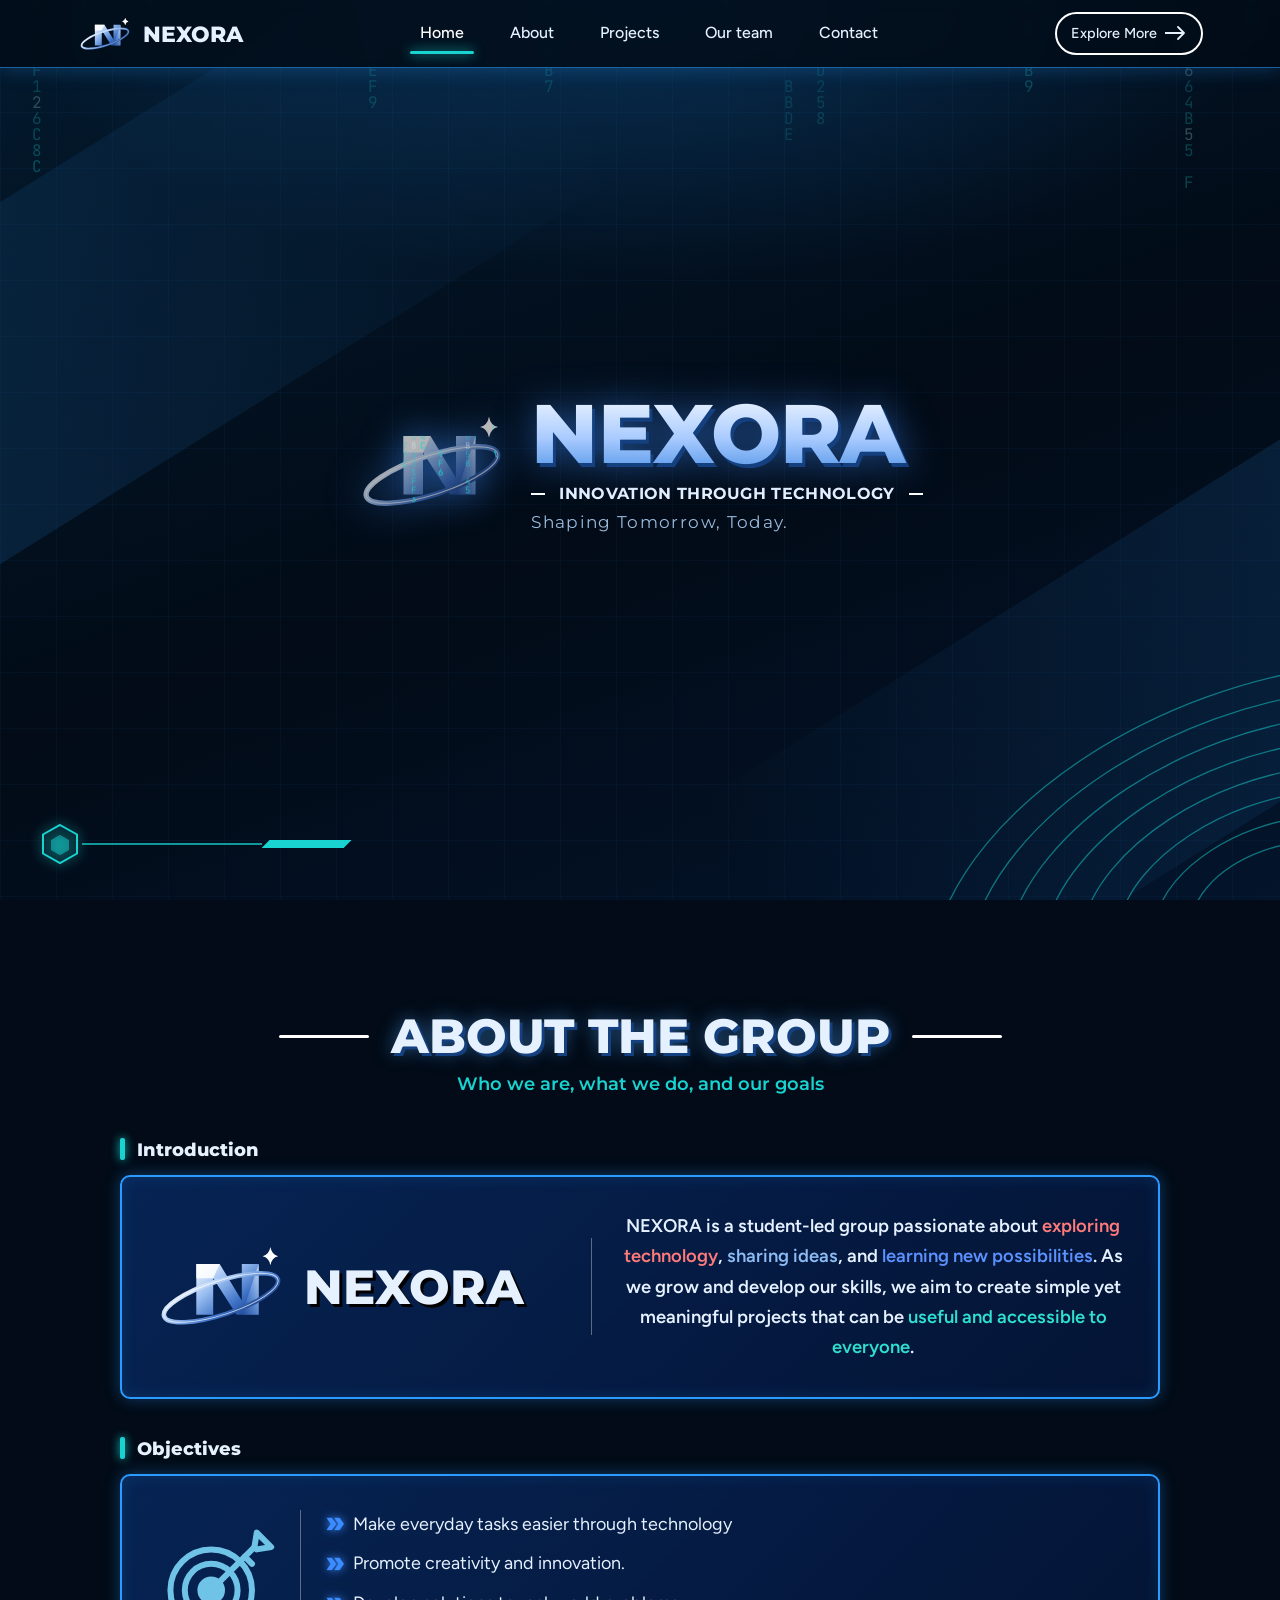
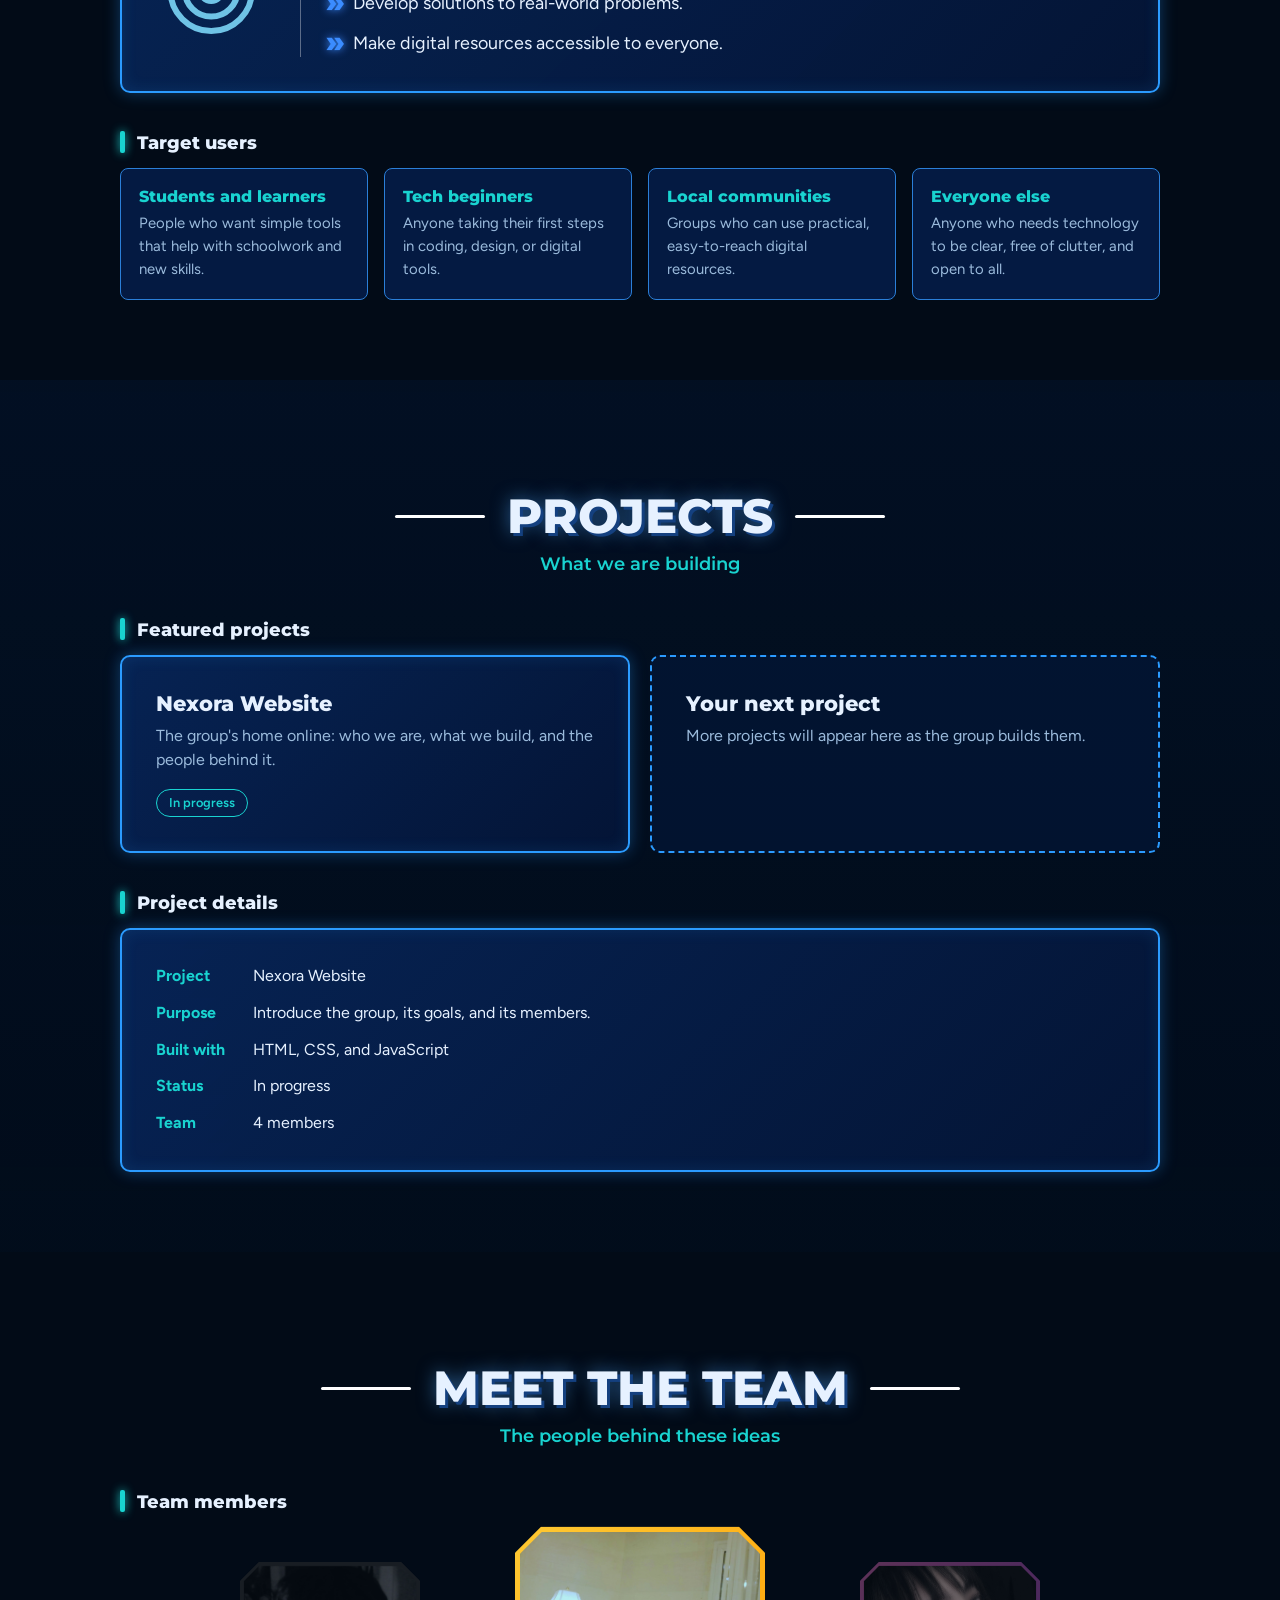
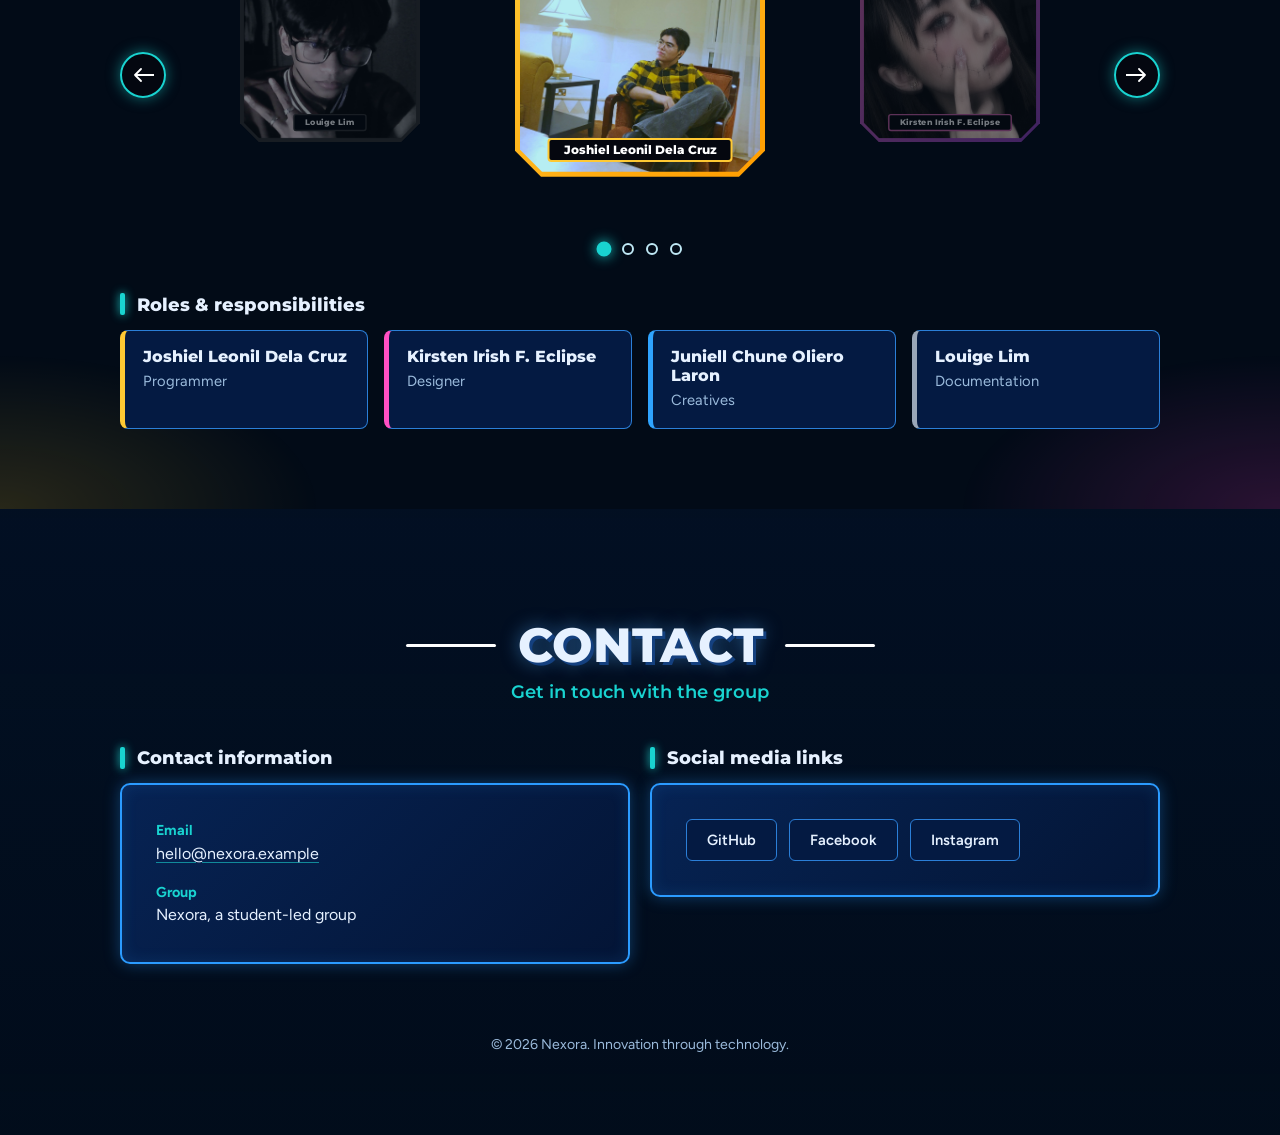
<file: index.html>
<!DOCTYPE html>
<html lang="en">
<head>
<meta charset="UTF-8">
<meta name="viewport" content="width=device-width, initial-scale=1">
<title>Nexora | Innovation Through Technology</title>
<link rel="preconnect" href="https://fonts.googleapis.com">
<link rel="preconnect" href="https://fonts.gstatic.com" crossorigin>
<link href="https://fonts.googleapis.com/css2?family=Montserrat:wght@400;500;700;800&family=Figtree:wght@400;500;600&family=JetBrains+Mono:wght@400;500&display=swap" rel="stylesheet">
<link rel="stylesheet" href="style.css">
<script>
  // Decide before first paint whether to show the loading screen (once per browser session)
  (function () {
    var d = document.documentElement;
    d.classList.add('js');
    try { if (sessionStorage.getItem('nexoraBooted')) { d.classList.add('seen'); return; } } catch (e) {}
    d.classList.add('booting');
    setTimeout(function () {
      d.classList.remove('booting');
      var s = document.getElementById('site');
      if (s) s.removeAttribute('inert');
    }, 15000);
  })();
</script>
<noscript><style>.loader { display: none; }</style></noscript>
</head>
<body>
<svg width="0" height="0" style="position:absolute" aria-hidden="true">
  <defs>
    <linearGradient id="steel" x1="0" y1="0" x2="1" y2="1">
      <stop offset="0" stop-color="#ffffff"/><stop offset=".35" stop-color="#9cc0f2"/>
      <stop offset=".7" stop-color="#3b6fc4"/><stop offset="1" stop-color="#16367a"/>
    </linearGradient>
    <linearGradient id="steel2" x1="1" y1="0" x2="0" y2="1">
      <stop offset="0" stop-color="#e6f0ff"/><stop offset=".5" stop-color="#6d9be0"/><stop offset="1" stop-color="#1b4a9a"/>
    </linearGradient>
    <symbol id="arrow" viewBox="0 0 22 14"><path d="M0 7h19M13 1l6 6-6 6" fill="none" stroke="currentColor" stroke-width="1.8" stroke-linecap="round" stroke-linejoin="round"/></symbol>
    <symbol id="nmark" viewBox="0 0 200 150">
      <path d="M62 40 L98 40 L132 96 L132 40 L158 40 L158 118 L124 118 L88 62 L88 118 L62 118 Z" fill="url(#steel)"/>
      <path d="M62 40 L98 40 L88 62 L62 62Z" fill="#fff" opacity=".85"/>
      <path d="M158 40 L158 118 L132 118Z" fill="url(#steel2)" opacity=".8"/>
      <ellipse cx="100" cy="92" rx="92" ry="26" transform="rotate(-18 100 92)" fill="none" stroke="url(#steel)" stroke-width="7"/>
      <ellipse cx="100" cy="92" rx="92" ry="26" transform="rotate(-18 100 92)" fill="none" stroke="#fff" stroke-width="1.5" opacity=".7"/>
      <path d="M176 14 q2 12 12 14 q-10 2 -12 14 q-2 -12 -12 -14 q10 -2 12 -14Z" fill="#fff"/>
    </symbol>
  </defs>
</svg>

<div class="bg" aria-hidden="true"></div>

<!-- ========== Loading screen: Java-style initialization ========== -->
<div class="loader" id="loader" role="status" aria-label="Loading Nexora">
  <div class="term" aria-hidden="true">
    <div class="term-bar"><i></i><i></i><i></i><span>Nexora.java</span></div>
    <pre class="code" id="code"></pre>
    <pre class="out" id="out"></pre>
    <div class="progress"><span id="bar"></span></div>
    <div class="status"><span id="msg">Compiling...</span><span id="pct">0%</span></div>
  </div>
</div>

<div id="site">
<nav class="nav" aria-label="Main">
  <a class="brand" href="#home" aria-label="Nexora home">
    <svg viewBox="0 0 200 150"><use href="#nmark"/></svg>
    <span>NEXORA</span>
  </a>
  <ul class="menu" id="menu">
    <li><a href="#home" class="active">Home</a></li>
    <li><a href="#about">About</a></li>
    <li><a href="#projects">Projects</a></li>
    <li><a href="#team">Our team</a></li>
    <li><a href="#contact">Contact</a></li>
  </ul>
  <a class="pill" href="#about">Explore More <svg class="arrow"><use href="#arrow"/></svg></a>
  <button class="menu-toggle" id="menuToggle" type="button" aria-label="Open menu" aria-expanded="false" aria-controls="menu"><span></span></button>
</nav>

<!-- ========== Home ========== -->
<header class="home" id="home">
  <canvas class="hex-bg" id="hexBg" aria-hidden="true"></canvas>
  <div class="hud" aria-hidden="true">
    <svg viewBox="0 0 44 44"><polygon points="22,3 39,12.5 39,31.5 22,41 5,31.5 5,12.5"/><polygon points="22,14 30,18.5 30,27.5 22,32 14,27.5 14,18.5" fill="currentColor" style="color:#19d3d0;opacity:.5"/></svg>
    <span class="hud-line"></span><span class="hud-bar"></span>
  </div>
  <svg class="waves" viewBox="0 0 400 300" fill="none" stroke="#19d3d0" stroke-width="1" aria-hidden="true">
    <g transform="rotate(-20 400 300)">
      <ellipse cx="400" cy="300" rx="70" ry="40"/><ellipse cx="400" cy="300" rx="100" ry="58"/>
      <ellipse cx="400" cy="300" rx="130" ry="76"/><ellipse cx="400" cy="300" rx="160" ry="94"/>
      <ellipse cx="400" cy="300" rx="190" ry="112"/><ellipse cx="400" cy="300" rx="220" ry="130"/>
      <ellipse cx="400" cy="300" rx="250" ry="148"/><ellipse cx="400" cy="300" rx="280" ry="166"/>
    </g>
  </svg>

  <div class="home-inner">
    <div class="lockup">
      <div class="logo-anim">
        <svg viewBox="0 0 200 150" role="img" aria-label="Nexora logo"><use href="#nmark"/></svg>
        <canvas id="hexLogo" aria-hidden="true"></canvas>
      </div>
      <div class="lockup-text">
        <h1 class="wordmark">NEXORA</h1>
        <p class="tagline">INNOVATION THROUGH TECHNOLOGY</p>
        <p class="sub">Shaping Tomorrow, Today.</p>
      </div>
    </div>

  </div>
</header>

<!-- ========== About ========== -->
<section class="sec" id="about">
  <div class="sec-inner">
    <div class="sec-head">
      <h2 class="sec-title">About the group</h2>
      <p class="sec-sub">Who we are, what we do, and our goals</p>
    </div>

    <div class="block" id="about-intro">
      <h3 class="block-title">Introduction</h3>
      <div class="card who">
        <div class="who-logo">
          <svg viewBox="0 0 200 150" aria-hidden="true"><use href="#nmark"/></svg>
          <span>NEXORA</span>
        </div>
        <p class="who-text">
          NEXORA is a student-led group passionate about
          <span class="c-red">exploring technology</span>,
          <span class="c-sky">sharing ideas</span>, and
          <span class="c-blue">learning new possibilities</span>.
          As we grow and develop our skills, we aim to create simple yet meaningful projects that can be
          <span class="c-teal">useful and accessible to everyone</span>.
        </p>
      </div>
    </div>

    <div class="block" id="about-objectives">
      <h3 class="block-title">Objectives</h3>
      <div class="card goals">
        <svg class="target" viewBox="0 0 100 100" fill="none" stroke="#6fc3e6" stroke-width="5" stroke-linecap="round" stroke-linejoin="round" aria-hidden="true">
          <circle cx="46" cy="56" r="34"/><circle cx="46" cy="56" r="22"/><circle cx="46" cy="56" r="9" fill="#6fc3e6"/>
          <path d="M46 56 L82 20"/><path d="M82 20 L84 8 L96 20 L84 22Z M74 28 L80 34"/>
        </svg>
        <ul class="goal-list">
          <li>Make everyday tasks easier through technology</li>
          <li>Promote creativity and innovation.</li>
          <li>Develop solutions to real-world problems.</li>
          <li>Make digital resources accessible to everyone.</li>
        </ul>
      </div>
    </div>

    <div class="block" id="about-users">
      <h3 class="block-title">Target users</h3>
      <div class="users">
        <div class="user"><h4>Students and learners</h4><p>People who want simple tools that help with schoolwork and new skills.</p></div>
        <div class="user"><h4>Tech beginners</h4><p>Anyone taking their first steps in coding, design, or digital tools.</p></div>
        <div class="user"><h4>Local communities</h4><p>Groups who can use practical, easy-to-reach digital resources.</p></div>
        <div class="user"><h4>Everyone else</h4><p>Anyone who needs technology to be clear, free of clutter, and open to all.</p></div>
      </div>
    </div>
  </div>
</section>

<!-- ========== Projects ========== -->
<section class="sec" id="projects">
  <div class="sec-inner">
    <div class="sec-head">
      <h2 class="sec-title">Projects</h2>
      <p class="sec-sub">What we are building</p>
    </div>

    <div class="block" id="projects-featured">
      <h3 class="block-title">Featured projects</h3>
      <div class="proj-grid">
        <article class="card proj">
          <h4>Nexora Website</h4>
          <p>The group's home online: who we are, what we build, and the people behind it.</p>
          <span class="tag">In progress</span>
        </article>
        <article class="card proj empty">
          <h4>Your next project</h4>
          <p>More projects will appear here as the group builds them.</p>
        </article>
      </div>
    </div>

    <div class="block" id="projects-details">
      <h3 class="block-title">Project details</h3>
      <div class="card">
        <dl class="details">
          <dt>Project</dt><dd>Nexora Website</dd>
          <dt>Purpose</dt><dd>Introduce the group, its goals, and its members.</dd>
          <dt>Built with</dt><dd>HTML, CSS, and JavaScript</dd>
          <dt>Status</dt><dd>In progress</dd>
          <dt>Team</dt><dd>4 members</dd>
        </dl>
      </div>
    </div>
  </div>
</section>

<!-- ========== Team ========== -->
<section class="sec team" id="team">
  <div class="sec-inner">
    <div class="sec-head">
      <h2 class="sec-title">Meet the team</h2>
      <p class="sec-sub">The people behind these ideas</p>
    </div>

    <div class="block" id="team-members">
      <h3 class="block-title">Team members</h3>
      <div class="carousel" id="carousel" role="region" aria-roledescription="carousel" aria-label="Team members" tabindex="0">
        <button class="car-btn prev" type="button" aria-label="Previous member"><svg class="arrow"><use href="#arrow"/></svg></button>
        <div class="members">
          <article class="member gold">
            <a class="frame" href="joshiel.html" aria-label="View Joshiel Leonil Dela Cruz's page"><img src="assets/joshiel.jpg" alt="Joshiel Leonil Dela Cruz"><span class="nameplate">Joshiel Leonil Dela Cruz</span></a>
          </article>
          <article class="member pink">
            <a class="frame" href="kirsten.html" aria-label="View Kirsten Irish F. Eclipse's page"><img src="assets/kirsten.jpeg" alt="Kirsten Irish F. Eclipse"><span class="nameplate">Kirsten Irish F. Eclipse</span></a>
          </article>
          <article class="member blue">
            <a class="frame" href="juniell.html" aria-label="View Juniell Chune Oliero Laron's page"><img src="assets/juniell.jpeg" alt="Juniell Chune Oliero Laron"><span class="nameplate">Juniell Chune Oliero Laron</span></a>
          </article>
          <article class="member gray">
            <a class="frame" href="louige.html" aria-label="View Louige Lim's page"><img src="assets/louige.png" alt="Louige Lim"><span class="nameplate">Louige Lim</span></a>
          </article>
        </div>
        <button class="car-btn next" type="button" aria-label="Next member"><svg class="arrow"><use href="#arrow"/></svg></button>
        <div class="car-dots" id="carDots"></div>
      </div>
    </div>

    <div class="block" id="team-roles">
      <h3 class="block-title">Roles &amp; responsibilities</h3>
      <div class="roles">
        <div class="role gold"><h4>Joshiel Leonil Dela Cruz</h4><p>Programmer</p></div>
        <div class="role pink"><h4>Kirsten Irish F. Eclipse</h4><p>Designer</p></div>
        <div class="role blue"><h4>Juniell Chune Oliero Laron</h4><p>Creatives</p></div>
        <div class="role gray"><h4>Louige Lim</h4><p>Documentation</p></div>
      </div>
    </div>
  </div>
</section>

<!-- ========== Contact ========== -->
<section class="sec" id="contact">
  <div class="sec-inner">
    <div class="sec-head">
      <h2 class="sec-title">Contact</h2>
      <p class="sec-sub">Get in touch with the group</p>
    </div>

    <div class="contact-grid">
      <div class="block" id="contact-info" style="margin-top:0">
        <h3 class="block-title">Contact information</h3>
        <div class="card">
          <dl class="contact-list">
            <div><dt>Email</dt><dd><a href="mailto:hello@nexora.example">hello@nexora.example</a></dd></div>
            <div><dt>Group</dt><dd>Nexora, a student-led group</dd></div>
          </dl>
        </div>
      </div>
      <div class="block" id="contact-social" style="margin-top:0">
        <h3 class="block-title">Social media links</h3>
        <div class="card">
          <div class="social">
            <a class="chip" href="https://github.com/" target="_blank" rel="noopener">GitHub</a>
            <a class="chip" href="https://www.facebook.com/" target="_blank" rel="noopener">Facebook</a>
            <a class="chip" href="https://www.instagram.com/" target="_blank" rel="noopener">Instagram</a>
          </div>
        </div>
      </div>
    </div>

    <p class="foot">&copy; 2026 Nexora. Innovation through technology.</p>
  </div>
</section>
</div>

<script src="script.js"></script>
</body>
</html>
</file>
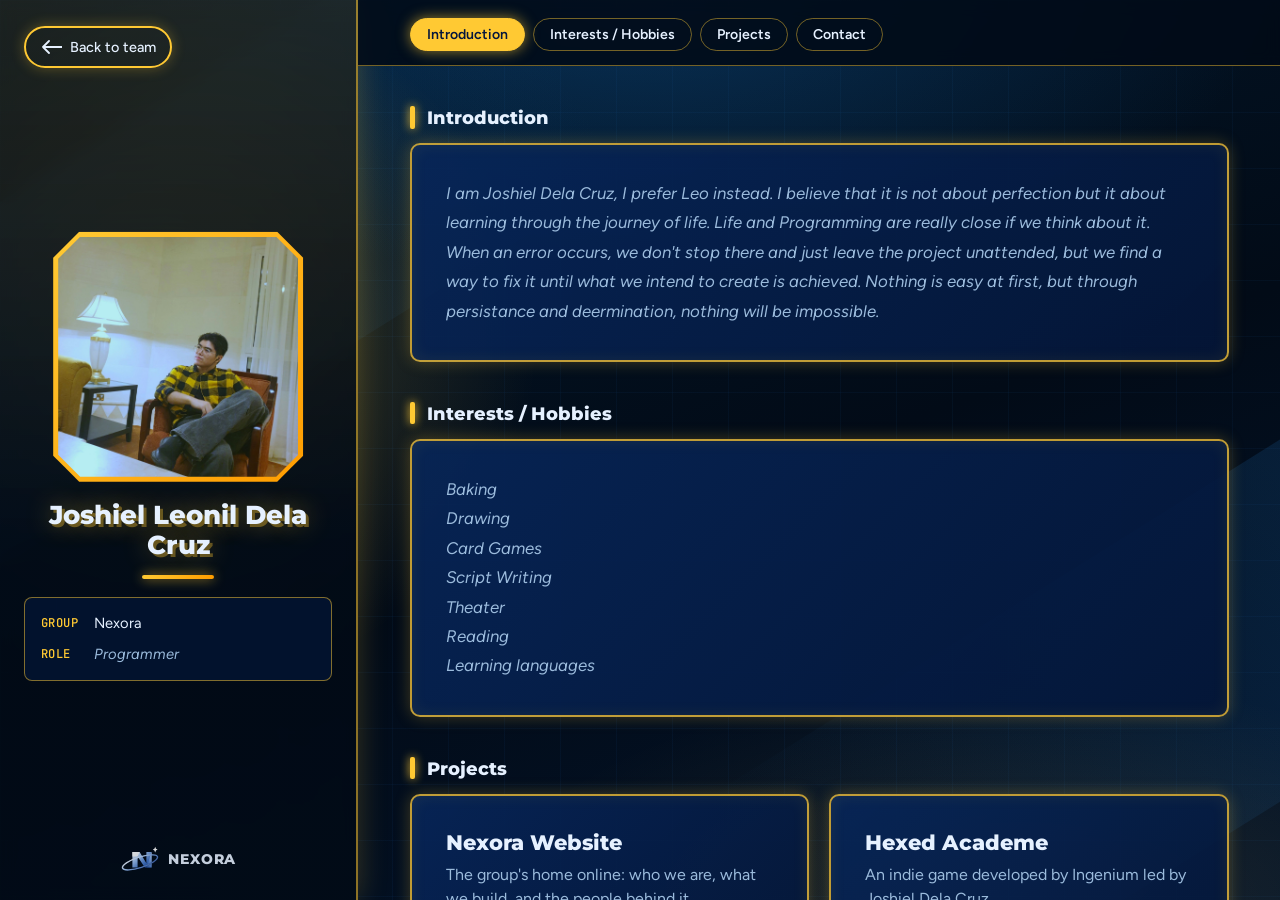
<file: joshiel.html>
<!DOCTYPE html>
<html lang="en">
<head>
<meta charset="UTF-8">
<meta name="viewport" content="width=device-width, initial-scale=1">
<title>Joshiel Leonil Dela Cruz | Nexora</title>
<link rel="preconnect" href="https://fonts.googleapis.com">
<link rel="preconnect" href="https://fonts.gstatic.com" crossorigin>
<link href="https://fonts.googleapis.com/css2?family=Montserrat:wght@400;500;700;800&family=Figtree:wght@400;500;600&family=JetBrains+Mono:wght@400;500&display=swap" rel="stylesheet">
<link rel="stylesheet" href="style.css">
<script>
  // Show the loading screen every time a member page opens (failsafe: never longer than 15s)
  (function () {
    var d = document.documentElement;
    d.classList.add('js', 'member-doc', 'booting');
    setTimeout(function () {
      d.classList.remove('booting');
      var s = document.getElementById('site');
      if (s) s.removeAttribute('inert');
    }, 15000);
  })();
</script>
<noscript><style>.loader { display: none; }</style></noscript>
</head>
<body>
<svg width="0" height="0" style="position:absolute" aria-hidden="true">
  <defs>
    <linearGradient id="steel" x1="0" y1="0" x2="1" y2="1">
      <stop offset="0" stop-color="#ffffff"/><stop offset=".35" stop-color="#9cc0f2"/>
      <stop offset=".7" stop-color="#3b6fc4"/><stop offset="1" stop-color="#16367a"/>
    </linearGradient>
    <linearGradient id="steel2" x1="1" y1="0" x2="0" y2="1">
      <stop offset="0" stop-color="#e6f0ff"/><stop offset=".5" stop-color="#6d9be0"/><stop offset="1" stop-color="#1b4a9a"/>
    </linearGradient>
    <symbol id="arrow" viewBox="0 0 22 14"><path d="M0 7h19M13 1l6 6-6 6" fill="none" stroke="currentColor" stroke-width="1.8" stroke-linecap="round" stroke-linejoin="round"/></symbol>
    <symbol id="nmark" viewBox="0 0 200 150">
      <path d="M62 40 L98 40 L132 96 L132 40 L158 40 L158 118 L124 118 L88 62 L88 118 L62 118 Z" fill="url(#steel)"/>
      <path d="M62 40 L98 40 L88 62 L62 62Z" fill="#fff" opacity=".85"/>
      <path d="M158 40 L158 118 L132 118Z" fill="url(#steel2)" opacity=".8"/>
      <ellipse cx="100" cy="92" rx="92" ry="26" transform="rotate(-18 100 92)" fill="none" stroke="url(#steel)" stroke-width="7"/>
      <ellipse cx="100" cy="92" rx="92" ry="26" transform="rotate(-18 100 92)" fill="none" stroke="#fff" stroke-width="1.5" opacity=".7"/>
      <path d="M176 14 q2 12 12 14 q-10 2 -12 14 q-2 -12 -12 -14 q10 -2 12 -14Z" fill="#fff"/>
    </symbol>
  </defs>
</svg>

<div class="bg" aria-hidden="true"></div>

<!-- ========== Loading screen: Java-style initialization ========== -->
<div class="loader" id="loader" role="status" aria-label="Loading Joshiel's page">
  <div class="term" aria-hidden="true">
    <div class="term-bar"><i></i><i></i><i></i><span>Joshiel.java</span></div>
    <pre class="code" id="code"></pre>
    <pre class="out" id="out"></pre>
    <div class="progress"><span id="bar"></span></div>
    <div class="status"><span id="msg">Compiling...</span><span id="pct">0%</span></div>
  </div>
</div>

<div id="site">
<main class="member-page gold" data-first="Joshiel" data-name="Joshiel Leonil Dela Cruz">

  <!-- Left: profile (stays in place while the content scrolls) -->
  <aside class="profile" aria-label="Profile">
    <a class="pill back" href="index.html#team"><svg class="arrow" aria-hidden="true"><use href="#arrow"/></svg> Back to team</a>
    <div class="frame"><img src="assets/joshiel.jpg" alt="Joshiel Leonil Dela Cruz"></div>
    <h1>Joshiel Leonil Dela Cruz</h1>
    <dl class="facts">
      <dt>Group</dt><dd>Nexora</dd>
      <dt>Role</dt><dd class="todo">Programmer</dd>
    </dl>
    <a class="mini-brand" href="index.html#home" aria-label="Nexora home"><svg viewBox="0 0 200 150" aria-hidden="true"><use href="#nmark"/></svg><span>NEXORA</span></a>
  </aside>

  <!-- Right: scrolling content -->
  <div class="content" id="content" tabindex="0" aria-label="Joshiel's page content">
    <nav class="tabs" aria-label="Page sections">
      <a href="#intro" class="active" aria-current="true">Introduction</a>
      <a href="#interests">Interests / Hobbies</a>
      <a href="#projects">Projects</a>
      <a href="#contact">Contact</a>
    </nav>

    <section class="panel" id="intro">
      <h2 class="block-title">Introduction</h2>
      <div class="card">
        <p class="intro-text todo">I am Joshiel Dela Cruz, I prefer Leo instead. I believe that it is not about perfection but it about learning through the journey of life. Life and Programming are really close if we think about it.
          When an error occurs, we don't stop there and just leave the project unattended, but we find a way to fix it until what we intend to create is achieved. Nothing is easy at first, but through persistance and deermination, nothing will be impossible.
        </p>
      </div>
    </section>

    <section class="panel" id="interests">
      <h2 class="block-title">Interests / Hobbies</h2>
      <div class="card">
        <p class="intro-text todo">Baking <br> Drawing <br> Card Games <br> Script Writing <br> Theater <br> Reading <br> Learning languages </p>
      </div>
    </section>

    <section class="panel" id="projects">
      <h2 class="block-title">Projects</h2>
      <div class="proj-grid">
        <article class="card proj">
          <h4>Nexora Website</h4>
          <p>The group's home online: who we are, what we build, and the people behind it.</p>
          <span class="tag">In progress</span>
        </article>
        <article class="card proj">
          <h4>Hexed Academe</h4>
          <p>An indie game developed by Ingenium led by Joshiel Dela Cruz</p>
          <span class="tag">BETA-1</span>
          <span><a href="https://drive.google.com/file/d/1V62PNuJDcw0JkGNs01veCqsDSfQ3cRVA/view?usp=sharing">Download</a></span>
        </article>
      </div>
    </section>

    <section class="panel" id="contact">
      <h2 class="block-title">Personal contacts</h2>
      <div class="card">
        <!-- Replace each "To be added" with a link, e.g. <a class="v" href="mailto:you@example.com">you@example.com</a> -->
        <div class="contact-rows">
          <div class="contact-item"><span class="k">Email</span><span class="v todo"><a href="mailto:joshiel.leonil.delacruz@gmail.com">joshiel.leonil.delacruz@gmail.com</a></span></div>
          <div class="contact-item"><span class="k">GitHub</span><span class="v todo"><a href="https://github.com/joshiel-ldc0123">joshiel-ldc0123</a></span></div>
          <div class="contact-item"><span class="k">YouTube</span><span class="v todo"><a href="https://www.youtube.com/@Leo.Development">Leo.Development</a></span></div>
          <div class="contact-item"><span class="k">Instagram</span><span class="v todo"><a href="https://www.instagram.com/_leo.dlcrz_/">_leo.dlcrz_</a></span></div>
        </div>
      </div>
    </section>

    <p class="foot">&copy; 2026 Nexora. Innovation through technology.</p>
  </div>
</main>
</div>

<script src="member.js"></script>
</body>
</html>
</file>
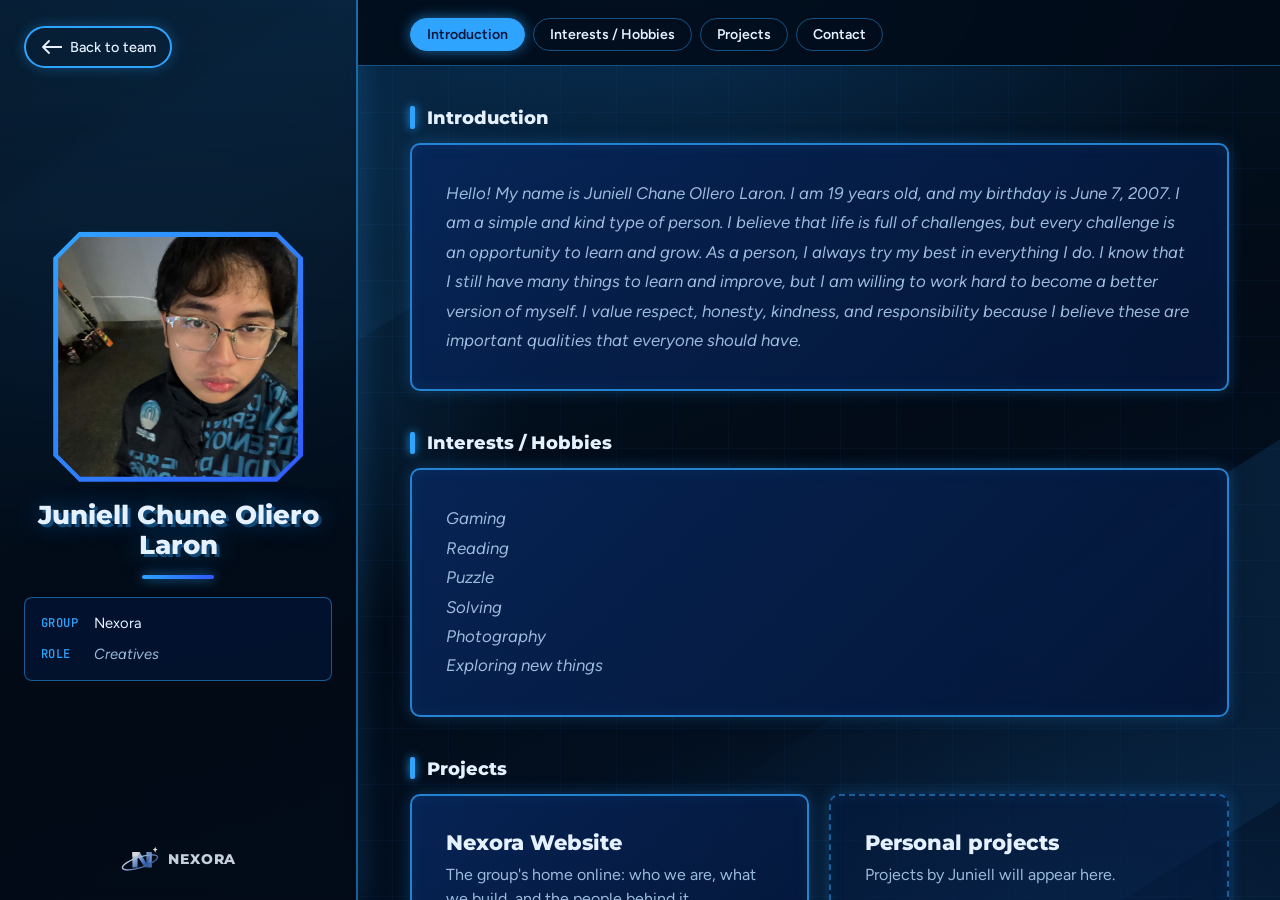
<file: juniell.html>
<!DOCTYPE html>
<html lang="en">
<head>
<meta charset="UTF-8">
<meta name="viewport" content="width=device-width, initial-scale=1">
<title>Juniell Chune Oliero Laron | Nexora</title>
<link rel="preconnect" href="https://fonts.googleapis.com">
<link rel="preconnect" href="https://fonts.gstatic.com" crossorigin>
<link href="https://fonts.googleapis.com/css2?family=Montserrat:wght@400;500;700;800&family=Figtree:wght@400;500;600&family=JetBrains+Mono:wght@400;500&display=swap" rel="stylesheet">
<link rel="stylesheet" href="style.css">
<script>
  // Show the loading screen every time a member page opens (failsafe: never longer than 15s)
  (function () {
    var d = document.documentElement;
    d.classList.add('js', 'member-doc', 'booting');
    setTimeout(function () {
      d.classList.remove('booting');
      var s = document.getElementById('site');
      if (s) s.removeAttribute('inert');
    }, 15000);
  })();
</script>
<noscript><style>.loader { display: none; }</style></noscript>
</head>
<body>
<svg width="0" height="0" style="position:absolute" aria-hidden="true">
  <defs>
    <linearGradient id="steel" x1="0" y1="0" x2="1" y2="1">
      <stop offset="0" stop-color="#ffffff"/><stop offset=".35" stop-color="#9cc0f2"/>
      <stop offset=".7" stop-color="#3b6fc4"/><stop offset="1" stop-color="#16367a"/>
    </linearGradient>
    <linearGradient id="steel2" x1="1" y1="0" x2="0" y2="1">
      <stop offset="0" stop-color="#e6f0ff"/><stop offset=".5" stop-color="#6d9be0"/><stop offset="1" stop-color="#1b4a9a"/>
    </linearGradient>
    <symbol id="arrow" viewBox="0 0 22 14"><path d="M0 7h19M13 1l6 6-6 6" fill="none" stroke="currentColor" stroke-width="1.8" stroke-linecap="round" stroke-linejoin="round"/></symbol>
    <symbol id="nmark" viewBox="0 0 200 150">
      <path d="M62 40 L98 40 L132 96 L132 40 L158 40 L158 118 L124 118 L88 62 L88 118 L62 118 Z" fill="url(#steel)"/>
      <path d="M62 40 L98 40 L88 62 L62 62Z" fill="#fff" opacity=".85"/>
      <path d="M158 40 L158 118 L132 118Z" fill="url(#steel2)" opacity=".8"/>
      <ellipse cx="100" cy="92" rx="92" ry="26" transform="rotate(-18 100 92)" fill="none" stroke="url(#steel)" stroke-width="7"/>
      <ellipse cx="100" cy="92" rx="92" ry="26" transform="rotate(-18 100 92)" fill="none" stroke="#fff" stroke-width="1.5" opacity=".7"/>
      <path d="M176 14 q2 12 12 14 q-10 2 -12 14 q-2 -12 -12 -14 q10 -2 12 -14Z" fill="#fff"/>
    </symbol>
  </defs>
</svg>

<div class="bg" aria-hidden="true"></div>

<!-- ========== Loading screen: Java-style initialization ========== -->
<div class="loader" id="loader" role="status" aria-label="Loading Juniell's page">
  <div class="term" aria-hidden="true">
    <div class="term-bar"><i></i><i></i><i></i><span>Juniell.java</span></div>
    <pre class="code" id="code"></pre>
    <pre class="out" id="out"></pre>
    <div class="progress"><span id="bar"></span></div>
    <div class="status"><span id="msg">Compiling...</span><span id="pct">0%</span></div>
  </div>
</div>

<div id="site">
<main class="member-page blue" data-first="Juniell" data-name="Juniell Chune Oliero Laron">

  <!-- Left: profile (stays in place while the content scrolls) -->
  <aside class="profile" aria-label="Profile">
    <a class="pill back" href="index.html#team"><svg class="arrow" aria-hidden="true"><use href="#arrow"/></svg> Back to team</a>
    <div class="frame"><img src="assets/juniell.jpeg" alt="Juniell Chune Oliero Laron"></div>
    <h1>Juniell Chune Oliero Laron</h1>
    <dl class="facts">
      <dt>Group</dt><dd>Nexora</dd>
      <dt>Role</dt><dd class="todo">Creatives</dd>
    </dl>
    <a class="mini-brand" href="index.html#home" aria-label="Nexora home"><svg viewBox="0 0 200 150" aria-hidden="true"><use href="#nmark"/></svg><span>NEXORA</span></a>
  </aside>

  <!-- Right: scrolling content -->
  <div class="content" id="content" tabindex="0" aria-label="Juniell's page content">
    <nav class="tabs" aria-label="Page sections">
      <a href="#intro" class="active" aria-current="true">Introduction</a>
      <a href="#interests">Interests / Hobbies</a>
      <a href="#projects">Projects</a>
      <a href="#contact">Contact</a>
    </nav>

    <section class="panel" id="intro">
      <h2 class="block-title">Introduction</h2>
      <div class="card">
        <p class="intro-text todo">Hello! My name is Juniell Chane Ollero Laron. I am 19 years old, and my birthday is June 7, 2007. I am a simple and kind type of person. I believe that life is full of challenges, but every challenge is an opportunity to learn and grow. As a person, I always try my best in everything I do. I know that I still have many things to learn and improve, but I am willing to work hard to become a better version of myself. I value respect, honesty, kindness, and responsibility because I believe these are important qualities that everyone should have.</p>
      </div>
    </section>

    <section class="panel" id="interests">
      <h2 class="block-title">Interests / Hobbies</h2>
      <div class="card">
        <p class="intro-text todo">Gaming <br> Reading <br> Puzzle <br> Solving <br> Photography <br> Exploring new things</p>
      </div>
    </section>

    <section class="panel" id="projects">
      <h2 class="block-title">Projects</h2>
      <div class="proj-grid">
        <article class="card proj">
          <h4>Nexora Website</h4>
          <p>The group's home online: who we are, what we build, and the people behind it.</p>
          <span class="tag">In progress</span>
        </article>
        <article class="card proj empty">
          <h4>Personal projects</h4>
          <p>Projects by Juniell will appear here.</p>
        </article>
      </div>
    </section>

    <section class="panel" id="contact">
      <h2 class="block-title">Personal contacts</h2>
      <div class="card">
        <!-- Replace each "To be added" with a link, e.g. <a class="v" href="mailto:you@example.com">you@example.com</a> -->
        <div class="contact-rows">
          <div class="contact-item"><span class="k">Email</span><span class="v todo"><a href="mailto:kendrake732@gmail.com">kendrake732@gmail.com</a></span></div>
          <div class="contact-item"><span class="k">GitHub</span><span class="v todo"><a href="https://github.com/shanestel777">shanestel777</a></span></div>
          <div class="contact-item"><span class="k">Instagram</span><span class="v todo"><a href="https://www.instagram.com/iminshanezzz/">iminshanezzz</a></span></div>
        </div>
      </div>
    </section>

    <p class="foot">&copy; 2026 Nexora. Innovation through technology.</p>
  </div>
</main>
</div>

<script src="member.js"></script>
</body>
</html>
</file>
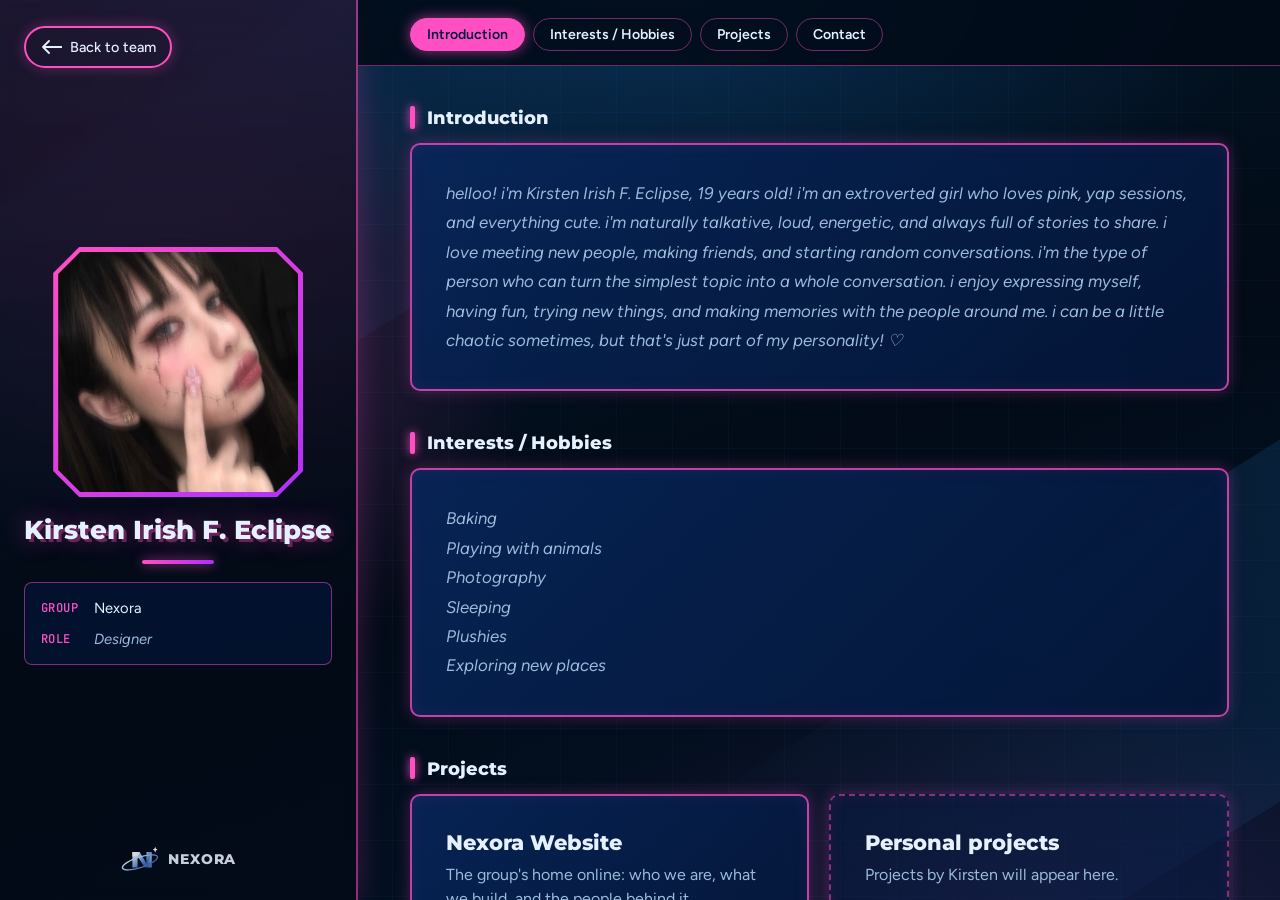
<file: kirsten.html>
<!DOCTYPE html>
<html lang="en">
<head>
<meta charset="UTF-8">
<meta name="viewport" content="width=device-width, initial-scale=1">
<title>Kirsten Irish F. Eclipse | Nexora</title>
<link rel="preconnect" href="https://fonts.googleapis.com">
<link rel="preconnect" href="https://fonts.gstatic.com" crossorigin>
<link href="https://fonts.googleapis.com/css2?family=Montserrat:wght@400;500;700;800&family=Figtree:wght@400;500;600&family=JetBrains+Mono:wght@400;500&display=swap" rel="stylesheet">
<link rel="stylesheet" href="style.css">
<script>
  // Show the loading screen every time a member page opens (failsafe: never longer than 15s)
  (function () {
    var d = document.documentElement;
    d.classList.add('js', 'member-doc', 'booting');
    setTimeout(function () {
      d.classList.remove('booting');
      var s = document.getElementById('site');
      if (s) s.removeAttribute('inert');
    }, 15000);
  })();
</script>
<noscript><style>.loader { display: none; }</style></noscript>
</head>
<body>
<svg width="0" height="0" style="position:absolute" aria-hidden="true">
  <defs>
    <linearGradient id="steel" x1="0" y1="0" x2="1" y2="1">
      <stop offset="0" stop-color="#ffffff"/><stop offset=".35" stop-color="#9cc0f2"/>
      <stop offset=".7" stop-color="#3b6fc4"/><stop offset="1" stop-color="#16367a"/>
    </linearGradient>
    <linearGradient id="steel2" x1="1" y1="0" x2="0" y2="1">
      <stop offset="0" stop-color="#e6f0ff"/><stop offset=".5" stop-color="#6d9be0"/><stop offset="1" stop-color="#1b4a9a"/>
    </linearGradient>
    <symbol id="arrow" viewBox="0 0 22 14"><path d="M0 7h19M13 1l6 6-6 6" fill="none" stroke="currentColor" stroke-width="1.8" stroke-linecap="round" stroke-linejoin="round"/></symbol>
    <symbol id="nmark" viewBox="0 0 200 150">
      <path d="M62 40 L98 40 L132 96 L132 40 L158 40 L158 118 L124 118 L88 62 L88 118 L62 118 Z" fill="url(#steel)"/>
      <path d="M62 40 L98 40 L88 62 L62 62Z" fill="#fff" opacity=".85"/>
      <path d="M158 40 L158 118 L132 118Z" fill="url(#steel2)" opacity=".8"/>
      <ellipse cx="100" cy="92" rx="92" ry="26" transform="rotate(-18 100 92)" fill="none" stroke="url(#steel)" stroke-width="7"/>
      <ellipse cx="100" cy="92" rx="92" ry="26" transform="rotate(-18 100 92)" fill="none" stroke="#fff" stroke-width="1.5" opacity=".7"/>
      <path d="M176 14 q2 12 12 14 q-10 2 -12 14 q-2 -12 -12 -14 q10 -2 12 -14Z" fill="#fff"/>
    </symbol>
  </defs>
</svg>

<div class="bg" aria-hidden="true"></div>

<!-- ========== Loading screen: Java-style initialization ========== -->
<div class="loader" id="loader" role="status" aria-label="Loading Kirsten's page">
  <div class="term" aria-hidden="true">
    <div class="term-bar"><i></i><i></i><i></i><span>Kirsten.java</span></div>
    <pre class="code" id="code"></pre>
    <pre class="out" id="out"></pre>
    <div class="progress"><span id="bar"></span></div>
    <div class="status"><span id="msg">Compiling...</span><span id="pct">0%</span></div>
  </div>
</div>

<div id="site">
<main class="member-page pink" data-first="Kirsten" data-name="Kirsten Irish F. Eclipse">

  <!-- Left: profile (stays in place while the content scrolls) -->
  <aside class="profile" aria-label="Profile">
    <a class="pill back" href="index.html#team"><svg class="arrow" aria-hidden="true"><use href="#arrow"/></svg> Back to team</a>
    <div class="frame"><img src="assets/kirsten.jpeg" alt="Kirsten Irish F. Eclipse"></div>
    <h1>Kirsten Irish F. Eclipse</h1>
    <dl class="facts">
      <dt>Group</dt><dd>Nexora</dd>
      <dt>Role</dt><dd class="todo">Designer</dd>
    </dl>
    <a class="mini-brand" href="index.html#home" aria-label="Nexora home"><svg viewBox="0 0 200 150" aria-hidden="true"><use href="#nmark"/></svg><span>NEXORA</span></a>
  </aside>

  <!-- Right: scrolling content -->
  <div class="content" id="content" tabindex="0" aria-label="Kirsten's page content">
    <nav class="tabs" aria-label="Page sections">
      <a href="#intro" class="active" aria-current="true">Introduction</a>
      <a href="#interests">Interests / Hobbies</a>
      <a href="#projects">Projects</a>
      <a href="#contact">Contact</a>
    </nav>

    <section class="panel" id="intro">
      <h2 class="block-title">Introduction</h2>
      <div class="card">
        <p class="intro-text todo">helloo! i'm Kirsten Irish F. Eclipse, 19 years old! i'm an extroverted girl who loves pink, yap sessions, and everything cute. i'm naturally talkative, loud, energetic, and always full of stories to share. i love meeting new people, making friends, and starting random conversations. i'm the type of person who can turn the simplest topic into a whole conversation.
i enjoy expressing myself, having fun, trying new things, and making memories with the people around me. i can be a little chaotic sometimes, but that's just part of my personality! ♡</p>
      </div>
    </section>

    <section class="panel" id="interests">
      <h2 class="block-title">Interests / Hobbies</h2>
      <div class="card">
        <p class="intro-text todo"> Baking <br> Playing with animals <br> Photography <br> Sleeping <br> Plushies <br> Exploring new places</p>
      </div>
    </section>

    <section class="panel" id="projects">
      <h2 class="block-title">Projects</h2>
      <div class="proj-grid">
        <article class="card proj">
          <h4>Nexora Website</h4>
          <p>The group's home online: who we are, what we build, and the people behind it.</p>
          <span class="tag">In progress</span>
        </article>
        <article class="card proj empty">
          <h4>Personal projects</h4>
          <p>Projects by Kirsten will appear here.</p>
        </article>
      </div>
    </section>

    <section class="panel" id="contact">
      <h2 class="block-title">Personal contacts</h2>
      <div class="card">
        <!-- Replace each "To be added" with a link, e.g. <a class="v" href="mailto:you@example.com">you@example.com</a> -->
        <div class="contact-rows">
          <div class="contact-item"><span class="k">Email</span><span class="v todo"><a href="mailto:kirstenirish02@gmail.com">kirstenirish02@gmail.com</a></span></div>
          <div class="contact-item"><span class="k">Facebook</span><span class="v todo"><a href="https://www.facebook.com/shinjuxyaa">Kirsten Irish</a></span></div>
          <div class="contact-item"><span class="k">Instagram</span><span class="v todo"><a href="https://www.instagram.com/kirstenxiuu/">kirstenxiuu</a></span></div>
        </div>
      </div>
    </section>

    <p class="foot">&copy; 2026 Nexora. Innovation through technology.</p>
  </div>
</main>
</div>

<script src="member.js"></script>
</body>
</html>
</file>
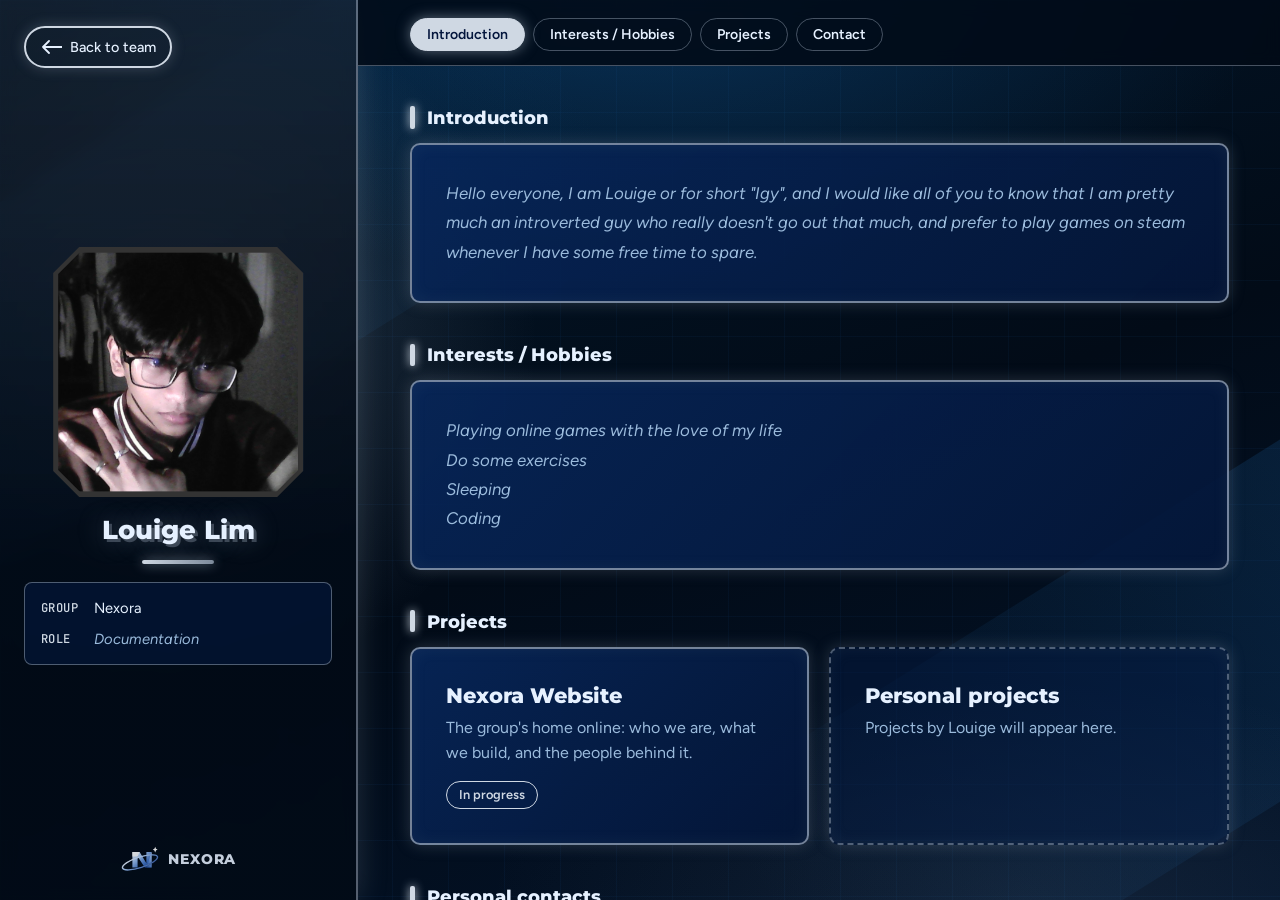
<file: louige.html>
<!DOCTYPE html>
<html lang="en">
<head>
<meta charset="UTF-8">
<meta name="viewport" content="width=device-width, initial-scale=1">
<title>Louige Lim | Nexora</title>
<link rel="preconnect" href="https://fonts.googleapis.com">
<link rel="preconnect" href="https://fonts.gstatic.com" crossorigin>
<link href="https://fonts.googleapis.com/css2?family=Montserrat:wght@400;500;700;800&family=Figtree:wght@400;500;600&family=JetBrains+Mono:wght@400;500&display=swap" rel="stylesheet">
<link rel="stylesheet" href="style.css">
<script>
  // Show the loading screen every time a member page opens (failsafe: never longer than 15s)
  (function () {
    var d = document.documentElement;
    d.classList.add('js', 'member-doc', 'booting');
    setTimeout(function () {
      d.classList.remove('booting');
      var s = document.getElementById('site');
      if (s) s.removeAttribute('inert');
    }, 15000);
  })();
</script>
<noscript><style>.loader { display: none; }</style></noscript>
</head>
<body>
<svg width="0" height="0" style="position:absolute" aria-hidden="true">
  <defs>
    <linearGradient id="steel" x1="0" y1="0" x2="1" y2="1">
      <stop offset="0" stop-color="#ffffff"/><stop offset=".35" stop-color="#9cc0f2"/>
      <stop offset=".7" stop-color="#3b6fc4"/><stop offset="1" stop-color="#16367a"/>
    </linearGradient>
    <linearGradient id="steel2" x1="1" y1="0" x2="0" y2="1">
      <stop offset="0" stop-color="#e6f0ff"/><stop offset=".5" stop-color="#6d9be0"/><stop offset="1" stop-color="#1b4a9a"/>
    </linearGradient>
    <symbol id="arrow" viewBox="0 0 22 14"><path d="M0 7h19M13 1l6 6-6 6" fill="none" stroke="currentColor" stroke-width="1.8" stroke-linecap="round" stroke-linejoin="round"/></symbol>
    <symbol id="nmark" viewBox="0 0 200 150">
      <path d="M62 40 L98 40 L132 96 L132 40 L158 40 L158 118 L124 118 L88 62 L88 118 L62 118 Z" fill="url(#steel)"/>
      <path d="M62 40 L98 40 L88 62 L62 62Z" fill="#fff" opacity=".85"/>
      <path d="M158 40 L158 118 L132 118Z" fill="url(#steel2)" opacity=".8"/>
      <ellipse cx="100" cy="92" rx="92" ry="26" transform="rotate(-18 100 92)" fill="none" stroke="url(#steel)" stroke-width="7"/>
      <ellipse cx="100" cy="92" rx="92" ry="26" transform="rotate(-18 100 92)" fill="none" stroke="#fff" stroke-width="1.5" opacity=".7"/>
      <path d="M176 14 q2 12 12 14 q-10 2 -12 14 q-2 -12 -12 -14 q10 -2 12 -14Z" fill="#fff"/>
    </symbol>
  </defs>
</svg>

<div class="bg" aria-hidden="true"></div>

<!-- ========== Loading screen: Java-style initialization ========== -->
<div class="loader" id="loader" role="status" aria-label="Loading Louige's page">
  <div class="term" aria-hidden="true">
    <div class="term-bar"><i></i><i></i><i></i><span>Louige.java</span></div>
    <pre class="code" id="code"></pre>
    <pre class="out" id="out"></pre>
    <div class="progress"><span id="bar"></span></div>
    <div class="status"><span id="msg">Compiling...</span><span id="pct">0%</span></div>
  </div>
</div>

<div id="site">
<main class="member-page gray" data-first="Louige" data-name="Louige Lim">

  <!-- Left: profile (stays in place while the content scrolls) -->
  <aside class="profile" aria-label="Profile">
    <a class="pill back" href="index.html#team"><svg class="arrow" aria-hidden="true"><use href="#arrow"/></svg> Back to team</a>
    <div class="frame"><img src="assets/louige.png" alt="Louige Lim"></div>
    <h1>Louige Lim</h1>
    <dl class="facts">
      <dt>Group</dt><dd>Nexora</dd>
      <dt>Role</dt><dd class="todo">Documentation</dd>
    </dl>
    <a class="mini-brand" href="index.html#home" aria-label="Nexora home"><svg viewBox="0 0 200 150" aria-hidden="true"><use href="#nmark"/></svg><span>NEXORA</span></a>
  </aside>

  <!-- Right: scrolling content -->
  <div class="content" id="content" tabindex="0" aria-label="Louige's page content">
    <nav class="tabs" aria-label="Page sections">
      <a href="#intro" class="active" aria-current="true">Introduction</a>
      <a href="#interests">Interests / Hobbies</a>
      <a href="#projects">Projects</a>
      <a href="#contact">Contact</a>
    </nav>

    <section class="panel" id="intro">
      <h2 class="block-title">Introduction</h2>
      <div class="card">
        <p class="intro-text todo">Hello everyone, I am Louige or for short "Igy", and I would like all of you to know that I am pretty much an introverted guy who really doesn't go out that much, and prefer to play games on steam whenever I have some free time to spare.</p>
      </div>
    </section>

    <section class="panel" id="interests">
      <h2 class="block-title">Interests / Hobbies</h2>
      <div class="card">
        <p class="intro-text todo">Playing online games with the love of my life <br> Do some exercises <br> Sleeping <br> Coding</p>
      </div>
    </section>

    <section class="panel" id="projects">
      <h2 class="block-title">Projects</h2>
      <div class="proj-grid">
        <article class="card proj">
          <h4>Nexora Website</h4>
          <p>The group's home online: who we are, what we build, and the people behind it.</p>
          <span class="tag">In progress</span>
        </article>
        <article class="card proj empty">
          <h4>Personal projects</h4>
          <p>Projects by Louige will appear here.</p>
        </article>
      </div>
    </section>

    <section class="panel" id="contact">
      <h2 class="block-title">Personal contacts</h2>
      <div class="card">
        <!-- Replace each "To be added" with a link, e.g. <a class="v" href="mailto:you@example.com">you@example.com</a> -->
        <div class="contact-rows">
          <div class="contact-item"><span class="k">Email</span><span class="v todo"><a href="mailto:kanseirou88@gmail.com">kanseirou88@gmail.com</a></span></div>
          <div class="contact-item"><span class="k">GitHub</span><span class="v todo"><a href="https://github.com/louigelim-hue">louigelim-hue</a></span></div>
          <div class="contact-item"><span class="k">Instagram</span><span class="v todo"><a href="https://www.instagram.com/preiqcpy/?hl=en">preiqcpy</a></span></div>
        </div>
      </div>
    </section>

    <p class="foot">&copy; 2026 Nexora. Innovation through technology.</p>
  </div>
</main>
</div>

<script src="member.js"></script>
</body>
</html>
</file>
<file: style.css>
/* =========================================================
   NEXORA: Innovation Through Technology
   Theme taken from the Nexora presentation: deep navy-teal
   backdrop, bright blue outlined panels, cyan highlights.
   ========================================================= */
:root {
  --ink: #020b17;
  --navy: #06214d;
  --navy-2: #041a42;
  --edge: #2b9bff;
  --edge-2: #2b7fd8;
  --cyan: #19d3d0;
  --ice: #e6f1ff;
  --mute: #9bbbdc;
  --line: #2aa8f0;
  --font-head: "Montserrat", system-ui, sans-serif;
  --font-body: "Figtree", system-ui, sans-serif;
  --font-mono: "JetBrains Mono", ui-monospace, Menlo, Consolas, monospace;
  --nav-h: 68px;
  --glow: 0 0 16px rgba(43, 155, 255, .35), inset 0 0 16px rgba(43, 155, 255, .14);
  --glow-strong: 0 0 28px rgba(43, 155, 255, .7), inset 0 0 18px rgba(43, 155, 255, .22);
}
* { box-sizing: border-box; margin: 0; padding: 0; }
html { scroll-behavior: smooth; scroll-padding-top: calc(var(--nav-h) + 12px); }
html.booting { overflow: hidden; }
body {
  font-family: var(--font-body);
  color: var(--ice);
  background: var(--ink);
  line-height: 1.55;
  overflow-x: hidden;
}
a { color: inherit; text-decoration: none; }
ul { list-style: none; }
img { max-width: 100%; }
:focus-visible { outline: 2px solid var(--cyan); outline-offset: 3px; }
.sr-only { position: absolute; width: 1px; height: 1px; overflow: hidden; clip: rect(0 0 0 0); white-space: nowrap; }

/* ---------- Shared background ---------- */
.bg {
  position: fixed; inset: 0; z-index: -1; overflow: hidden;
  background:
    linear-gradient(rgba(43, 155, 255, .045) 1px, transparent 1px) 0 0 / 56px 56px,
    linear-gradient(90deg, rgba(43, 155, 255, .045) 1px, transparent 1px) 0 0 / 56px 56px,
    radial-gradient(ellipse 70% 45% at 50% 0%, rgba(18, 92, 160, .38), transparent 70%),
    linear-gradient(160deg, #031a2e 0%, #020b17 55%, #03142b 100%);
}
.bg::before, .bg::after {
  content: ""; position: absolute; width: 70vmax; height: 24vmax;
  transform: rotate(-32deg);
}
.bg::before { left: -22vmax; top: 14vh; background: linear-gradient(90deg, rgba(24, 90, 150, .3), rgba(24, 90, 150, 0)); }
.bg::after { right: -26vmax; bottom: 6vh; background: linear-gradient(270deg, rgba(24, 90, 150, .3), rgba(24, 90, 150, 0)); }

/* ---------- Loading screen ---------- */
.loader {
  position: fixed; inset: 0; z-index: 100; display: grid; place-items: center; padding: 20px;
  background:
    radial-gradient(ellipse 60% 50% at 50% 50%, rgba(18, 80, 150, .35), transparent 70%),
    linear-gradient(160deg, #031a2e 0%, #020b17 60%, #03142b 100%);
  transition: opacity .6s ease, visibility .6s;
  animation: loader-failsafe .01s 16s forwards;
}
.loader.done { opacity: 0; visibility: hidden; }
html.seen .loader { display: none; }
@keyframes loader-failsafe { to { opacity: 0; visibility: hidden; pointer-events: none; } }

.term {
  width: min(680px, 100%);
  border: 2px solid var(--edge); border-radius: 10px; overflow: hidden;
  background: linear-gradient(160deg, rgba(6, 33, 77, .92), rgba(3, 16, 38, .96));
  box-shadow: 0 0 34px rgba(43, 155, 255, .4), inset 0 0 22px rgba(43, 155, 255, .12);
}
.term-bar {
  display: flex; align-items: center; gap: 7px; padding: 9px 14px;
  border-bottom: 1px solid rgba(43, 155, 255, .45);
  font: 500 .78rem var(--font-mono); color: var(--mute);
}
.term-bar i { width: 10px; height: 10px; border-radius: 50%; background: #1d4f8c; }
.term-bar i:first-child { background: var(--cyan); }
.term-bar span { margin-left: 8px; }
.code, .out {
  font: 400 clamp(.62rem, 2.5vw, .88rem)/1.65 var(--font-mono);
  padding: 0 18px; white-space: pre; overflow: hidden; color: #cfe3fa;
}
.code { padding-top: 16px; min-height: calc(13 * 1.65em + 16px); }
.out { margin-top: 10px; padding-top: 10px; border-top: 1px dashed rgba(43, 155, 255, .35); min-height: calc(5 * 1.65em + 10px); }
.code .k { color: #4fb3ff; }
.code .t { color: var(--cyan); }
.code .s { color: #7ee8c0; }
.code .c { color: #5f86ad; font-style: italic; }
.code .f { color: #9fd6ff; }
.out .cmd { color: var(--mute); }
.out .info { color: #4fb3ff; }
.out .ok { color: #7ee8c0; }
.out .done { color: var(--cyan); font-weight: 600; }
.caret {
  display: inline-block; width: .55em; height: 1.05em; margin-left: 1px; vertical-align: text-bottom;
  background: var(--cyan); animation: blink 1s steps(1) infinite;
}
@keyframes blink { 50% { opacity: 0; } }
.progress {
  height: 6px; margin: 14px 18px 6px; border: 1px solid rgba(43, 155, 255, .6); border-radius: 4px;
  background: rgba(2, 11, 23, .6); overflow: hidden;
}
.progress span {
  display: block; height: 100%; width: 0; transition: width .35s ease;
  background: linear-gradient(90deg, var(--edge), var(--cyan)); box-shadow: 0 0 10px var(--cyan);
}
.status { display: flex; justify-content: space-between; padding: 0 18px 14px; font: .75rem var(--font-mono); color: var(--mute); }

/* ---------- Navbar ---------- */
.nav {
  position: fixed; top: 0; left: 0; right: 0; z-index: 50; height: var(--nav-h);
  display: flex; align-items: center; justify-content: space-between; gap: 24px;
  padding: 0 clamp(16px, 6vw, 90px);
  background: rgba(2, 11, 23, .82); backdrop-filter: blur(8px);
  border-bottom: 1px solid rgba(43, 155, 255, .6);
  box-shadow: 0 2px 18px rgba(43, 155, 255, .25);
}
.brand { display: flex; align-items: center; gap: 10px; }
.brand svg { width: 56px; height: 40px; }
.brand span { font: 800 1.35rem var(--font-head); }
.menu { display: flex; gap: clamp(18px, 3vw, 38px); }
.menu a { position: relative; padding: 8px 4px; font-weight: 500; transition: color .2s; }
.menu a:hover { color: var(--cyan); }
.menu a.active { color: #fff; }
.menu a.active::after {
  content: ""; position: absolute; left: -6px; right: -6px; bottom: -4px; height: 3px; border-radius: 3px;
  background: var(--cyan); box-shadow: 0 0 12px var(--cyan);
}
.pill {
  display: inline-flex; align-items: center; gap: 8px; padding: 8px 14px;
  font-size: .9rem; font-weight: 500; border: 2px solid #fff; border-radius: 999px;
  transition: background .2s, color .2s;
}
.pill:hover { background: #fff; color: var(--navy); }
.arrow { width: 22px; height: 14px; flex: none; }
.menu-toggle {
  display: none; width: 44px; height: 44px; cursor: pointer; color: #fff;
  background: transparent; border: 2px solid var(--edge); border-radius: 8px;
}
.menu-toggle span, .menu-toggle span::before, .menu-toggle span::after {
  display: block; width: 18px; height: 2px; margin: auto; background: currentColor; position: relative;
}
.menu-toggle span::before, .menu-toggle span::after { content: ""; position: absolute; left: 0; }
.menu-toggle span::before { top: -6px; } .menu-toggle span::after { top: 6px; }

/* ---------- Home: lockup ---------- */
.home {
  position: relative; overflow: hidden; min-height: 100vh;
  display: flex; align-items: center; justify-content: center;
  padding: calc(var(--nav-h) + 36px) clamp(16px, 5vw, 80px) 80px;
}
.home-inner { position: relative; z-index: 2; width: min(1120px, 100%); }

.lockup { display: flex; align-items: center; justify-content: center; gap: clamp(8px, 2vw, 24px); }
.logo-anim { position: relative; width: clamp(90px, 14vw, 150px); aspect-ratio: 200 / 150; flex: none; filter: drop-shadow(0 0 18px rgba(59, 140, 255, .6)); }
.logo-anim svg { display: block; width: 100%; height: 100%; filter: brightness(.72); }
.logo-anim canvas {
  position: absolute; inset: 0; width: 100%; height: 100%;
  -webkit-mask: url("data:image/svg+xml,%3Csvg xmlns='http://www.w3.org/2000/svg' viewBox='0 0 200 150'%3E%3Cpath d='M62 40 L98 40 L132 96 L132 40 L158 40 L158 118 L124 118 L88 62 L88 118 L62 118 Z'/%3E%3Cellipse cx='100' cy='92' rx='92' ry='26' transform='rotate(-18 100 92)' fill='none' stroke='%23000' stroke-width='7'/%3E%3Cpath d='M176 14 q2 12 12 14 q-10 2 -12 14 q-2 -12 -12 -14 q10 -2 12 -14Z'/%3E%3C/svg%3E") center / 100% 100% no-repeat; mask: url("data:image/svg+xml,%3Csvg xmlns='http://www.w3.org/2000/svg' viewBox='0 0 200 150'%3E%3Cpath d='M62 40 L98 40 L132 96 L132 40 L158 40 L158 118 L124 118 L88 62 L88 118 L62 118 Z'/%3E%3Cellipse cx='100' cy='92' rx='92' ry='26' transform='rotate(-18 100 92)' fill='none' stroke='%23000' stroke-width='7'/%3E%3Cpath d='M176 14 q2 12 12 14 q-10 2 -12 14 q-2 -12 -12 -14 q10 -2 12 -14Z'/%3E%3C/svg%3E") center / 100% 100% no-repeat;
}
.hex-bg {
  position: absolute; inset: 0; width: 100%; height: 100%; z-index: 0; pointer-events: none; opacity: .3;
  -webkit-mask-image: radial-gradient(ellipse at center, transparent 15%, #000 80%); mask-image: radial-gradient(ellipse at center, transparent 15%, #000 80%);
}
.lockup-text { display: flex; flex-direction: column; }
.wordmark {
  font: 800 clamp(2.8rem, 8vw, 5.2rem)/1 var(--font-head); letter-spacing: -.01em;
  background: linear-gradient(180deg, #f2f8ff, #a9cbff 55%, #4f93e6);
  -webkit-background-clip: text; background-clip: text; color: transparent;
  filter: drop-shadow(3px 4px 0 #14407f) drop-shadow(0 0 18px rgba(59, 140, 255, .5));
}
.tagline {
  display: flex; align-items: center; gap: 14px; margin-top: 10px; white-space: nowrap;
  font: 700 clamp(.62rem, 1.7vw, 1rem)/1 var(--font-head); letter-spacing: .02em;
}
.tagline::before, .tagline::after { content: ""; flex: 1; height: 2px; min-width: 14px; background: #fff; }
.sub { margin-top: 10px; font: 400 clamp(.85rem, 1.6vw, 1.05rem) var(--font-head); letter-spacing: .08em; color: var(--mute); }

.chip {
  display: flex; align-items: center; justify-content: center; width: 100%; min-height: 42px; padding: 8px 12px;
  border: 1.5px solid var(--edge-2); border-radius: 6px; background: var(--navy-2);
  font: 600 .92rem var(--font-body); text-align: center;
  transition: border-color .2s, box-shadow .2s, background .2s, transform .2s;
}
a.chip:hover, a.chip:focus-visible { border-color: #6cc4ff; background: #07265a; box-shadow: 0 0 14px rgba(43, 155, 255, .5); transform: translateY(-1px); }

/* HUD details from the slide: hexagon, cyan bar, wave lines */
.hud { position: absolute; left: clamp(16px, 3vw, 40px); bottom: 34px; display: flex; align-items: center; z-index: 1; pointer-events: none; }
.hud svg { width: 44px; height: 44px; fill: none; stroke: var(--cyan); stroke-width: 2; filter: drop-shadow(0 0 6px var(--cyan)); }
.hud .hud-line { width: clamp(60px, 14vw, 200px); height: 2px; background: var(--cyan); opacity: .7; }
.hud .hud-bar { width: 90px; height: 8px; background: var(--cyan); box-shadow: 0 0 12px var(--cyan); clip-path: polygon(8px 0, 100% 0, calc(100% - 8px) 100%, 0 100%); }
.waves { position: absolute; right: 0; bottom: 0; width: min(46vw, 520px); opacity: .5; pointer-events: none; z-index: 1; }

/* ---------- Sections ---------- */
.sec { position: relative; padding: 110px clamp(16px, 6vw, 100px) 80px; }
.sec:nth-of-type(even) { background: linear-gradient(180deg, rgba(5, 33, 77, .22), rgba(5, 33, 77, .08)); }
.sec-inner { position: relative; z-index: 2; max-width: 1040px; margin: 0 auto; }
.sec-head { text-align: center; margin-bottom: 44px; }
.sec-title {
  display: flex; align-items: center; justify-content: center; gap: 22px;
  font: 800 clamp(1.9rem, 5vw, 3rem)/1.1 var(--font-head); text-transform: uppercase;
  text-shadow: 3px 3px 0 #14407f, 0 0 18px rgba(80, 170, 255, .5);
}
.sec-title::before, .sec-title::after { content: ""; width: clamp(24px, 8vw, 90px); height: 3px; border-radius: 2px; background: #fff; flex: none; }
.sec-sub { margin-top: 10px; color: var(--cyan); font: 600 clamp(.85rem, 2vw, 1.1rem) var(--font-head); }

.block { margin-top: 38px; scroll-margin-top: calc(var(--nav-h) + 16px); }
.block-title { display: flex; align-items: center; gap: 12px; margin-bottom: 14px; font: 800 1.15rem var(--font-head); }
.block-title::before { content: ""; width: 5px; height: 1.2em; border-radius: 2px; background: var(--cyan); box-shadow: 0 0 10px var(--cyan); }

.card {
  position: relative; padding: clamp(20px, 3.5vw, 34px);
  border: 2px solid var(--edge); border-radius: 10px;
  background: linear-gradient(135deg, rgba(7, 38, 90, .9), rgba(4, 22, 56, .92));
  box-shadow: var(--glow);
}

/* About */
.who { display: grid; grid-template-columns: 1fr 1.15fr; align-items: center; gap: 30px; }
.who-logo { display: flex; align-items: center; gap: 18px; padding-right: 24px; border-right: 1px solid rgba(255, 255, 255, .35); }
.who-logo svg { width: clamp(80px, 12vw, 130px); flex: none; }
.who-logo span { font: 800 clamp(1.8rem, 5vw, 3rem) var(--font-head); text-shadow: 3px 3px 0 #000; }
.who-text { text-align: center; font-weight: 600; font-size: clamp(.95rem, 1.7vw, 1.15rem); line-height: 1.65; }
.c-red { color: #ff7b7b; } .c-sky { color: #8dbcf5; } .c-blue { color: #5b92ff; } .c-teal { color: #2fe0d0; }

.goals { display: grid; grid-template-columns: auto 1fr; align-items: center; gap: 24px; }
.target { width: clamp(80px, 12vw, 120px); }
.goal-list { display: grid; gap: 12px; padding-left: 24px; border-left: 1px solid rgba(255, 255, 255, .35); font-size: clamp(.9rem, 1.7vw, 1.12rem); }
.goal-list li { display: flex; align-items: center; gap: 8px; }
.goal-list li::before { content: "\00BB"; flex: none; font-weight: 800; font-size: 1.7em; line-height: .6; color: #3b8cff; text-shadow: 0 0 8px #3b8cff; }

.users { display: grid; grid-template-columns: repeat(auto-fit, minmax(210px, 1fr)); gap: 16px; }
.user { padding: 18px; border: 1.5px solid var(--edge-2); border-radius: 8px; background: var(--navy-2); }
.user h4 { font: 800 1rem var(--font-head); color: var(--cyan); margin-bottom: 6px; }
.user p { font-size: .93rem; color: var(--mute); }

/* Projects */
.proj-grid { display: grid; grid-template-columns: repeat(auto-fit, minmax(280px, 1fr)); gap: 20px; }
.proj h4 { font: 800 1.3rem var(--font-head); margin-bottom: 8px; }
.proj p { color: var(--mute); }
.tag { display: inline-block; margin-top: 16px; padding: 3px 12px; border: 1.5px solid var(--cyan); border-radius: 999px; font-size: .8rem; font-weight: 600; color: var(--cyan); }
.proj.empty { border-style: dashed; box-shadow: none; background: rgba(4, 26, 66, .5); }
.details { display: grid; grid-template-columns: max-content 1fr; gap: 12px 28px; }
.details dt { font-weight: 700; color: var(--cyan); }
.details dd { color: var(--ice); }

/* Team */
.team::before {
  content: ""; position: absolute; inset: 0; pointer-events: none; opacity: .5;
  background:
    radial-gradient(ellipse 36% 26% at 0% 100%, rgba(255, 200, 40, .3), transparent 70%),
    radial-gradient(ellipse 36% 26% at 100% 100%, rgba(255, 60, 200, .32), transparent 70%);
}
.carousel { position: relative; margin-top: 8px; outline-offset: 10px; touch-action: pan-y; user-select: none; }
.members { position: relative; height: 290px; }
.member {
  --c: #ffc933; --c2: #ff9d00;
  position: absolute; left: 50%; top: 0; width: 250px; margin-left: -125px;
  display: flex; flex-direction: column; align-items: center;
  transition: transform .5s cubic-bezier(.4, 0, .2, 1), opacity .5s, filter .5s;
}
.member.pink { --c: #ff4fc3; --c2: #b02fff; }
.member.blue { --c: #2fa4ff; --c2: #2f5bff; }
.member.gray { --c: #333333; --c2: #333333; }
.member[data-pos="0"] { z-index: 3; }
.member[data-pos="-1"] { transform: translateX(-310px) scale(.72); opacity: .45; filter: saturate(.6); z-index: 2; }
.member[data-pos="1"] { transform: translateX(310px) scale(.72); opacity: .45; filter: saturate(.6); z-index: 2; }
.member[data-pos="2"], .member[data-pos="-2"] { transform: scale(.5); opacity: 0; pointer-events: none; z-index: 0; }
.member:not([data-pos="0"]) .frame { cursor: pointer; }

.frame {
  --cut: 26px; --edge-w: 5px;
  position: relative; display: block; width: 100%; max-width: 250px; aspect-ratio: 1 / 1;
  background: linear-gradient(135deg, var(--c), var(--c2));
  clip-path: polygon(var(--cut) 0, calc(100% - var(--cut)) 0, 100% var(--cut), 100% calc(100% - var(--cut)), calc(100% - var(--cut)) 100%, var(--cut) 100%, 0 calc(100% - var(--cut)), 0 var(--cut));
  filter: drop-shadow(0 0 14px var(--c));
  transition: transform .25s, filter .25s;
}
.frame img {
  position: absolute; inset: var(--edge-w); display: block; object-fit: cover;
  width: calc(100% - var(--edge-w) * 2); height: calc(100% - var(--edge-w) * 2);
  --k: calc(var(--cut) - 4px);
  clip-path: polygon(var(--k) 0, calc(100% - var(--k)) 0, 100% var(--k), 100% calc(100% - var(--k)), calc(100% - var(--k)) 100%, var(--k) 100%, 0 calc(100% - var(--k)), 0 var(--k));
}
a.frame:hover { transform: translateY(-6px) scale(1.03); filter: drop-shadow(0 0 26px var(--c)) brightness(1.1); }
.nameplate {
  position: absolute; left: 50%; bottom: 6%; transform: translateX(-50%);
  padding: 3px 14px; max-width: 86%; text-align: center; white-space: nowrap;
  background: #05070f; border: 2px solid var(--c); border-radius: 4px;
  font: 800 .72rem var(--font-head); color: #fff;
}
.car-btn {
  position: absolute; top: 125px; z-index: 5; width: 46px; height: 46px; display: grid; place-items: center;
  color: #fff; background: rgba(5, 7, 15, .8); border: 2px solid var(--cyan); border-radius: 50%;
  cursor: pointer; box-shadow: 0 0 14px rgba(25, 211, 208, .5); transition: background .2s, transform .2s;
}
.car-btn:hover { background: var(--cyan); color: #04163d; transform: scale(1.08); }
.car-btn.prev { left: 0; } .car-btn.next { right: 0; }
.car-btn.prev .arrow { transform: scaleX(-1); }
.car-dots { display: flex; justify-content: center; gap: 12px; margin-top: 26px; }
.car-dots button {
  width: 12px; height: 12px; padding: 0; border-radius: 50%; cursor: pointer;
  background: transparent; border: 2px solid #bfe8f5; transition: background .2s, transform .2s;
}
.car-dots button[aria-current="true"] { background: var(--cyan); border-color: var(--cyan); transform: scale(1.25); box-shadow: 0 0 10px var(--cyan); }

.roles { display: grid; grid-template-columns: repeat(auto-fit, minmax(220px, 1fr)); gap: 16px; }
.role { --c: #ffc933; padding: 16px 18px; border: 1.5px solid var(--edge-2); border-left: 5px solid var(--c); border-radius: 8px; background: var(--navy-2); }
.role.pink { --c: #ff4fc3; } .role.blue { --c: #2fa4ff; } .role.gray { --c: #9aa7b8; }
.role h4 { font: 800 1rem var(--font-head); }
.role p { margin-top: 4px; font-size: .92rem; color: var(--mute); }

/* Contact */
.contact-grid { display: grid; grid-template-columns: repeat(auto-fit, minmax(300px, 1fr)); gap: 20px; }
.contact-list { display: grid; gap: 14px; }
.contact-list dt { font-weight: 700; color: var(--cyan); font-size: .9rem; }
.contact-list dd a { text-decoration: underline; text-decoration-color: rgba(25, 211, 208, .6); text-underline-offset: 3px; }
.social { display: flex; flex-wrap: wrap; gap: 12px; }
.social .chip { width: auto; padding: 8px 20px; }
.foot { margin-top: 70px; text-align: center; font-size: .88rem; color: var(--mute); }

/* ---------- Member pages ---------- */
/* --c/--c2 = frame colours (same as the carousel); --a1/--a2/--rgb = UI accent used for glow, text and buttons */
html.member-doc { scroll-padding-top: 0; }
.member-page {
  --c: #2fa4ff; --c2: #2f5bff; --a1: #2fa4ff; --a2: #2f5bff; --rgb: 47, 164, 255;
  --pad: clamp(20px, 4vw, 60px);
  position: relative; display: grid; grid-template-columns: clamp(290px, 28vw, 380px) 1fr;
  height: 100vh; height: 100dvh; overflow: hidden; text-align: left;
}
.member-page.gold { --c: #ffc933; --c2: #ff9d00; --a1: #ffc933; --a2: #ff9d00; --rgb: 255, 201, 51; }
.member-page.pink { --c: #ff4fc3; --c2: #b02fff; --a1: #ff4fc3; --a2: #b02fff; --rgb: 255, 79, 195; }
.member-page.blue { --c: #2fa4ff; --c2: #2f5bff; --a1: #2fa4ff; --a2: #2f5bff; --rgb: 47, 164, 255; }
.member-page.gray { --c: #333333; --c2: #333333; --a1: #cfd8e3; --a2: #7d8a9b; --rgb: 154, 167, 184; }
/* soft wash of the member's colour over the shared Nexora backdrop */
.member-page::before {
  content: ""; position: fixed; inset: 0; z-index: -1; pointer-events: none;
  background:
    radial-gradient(ellipse 40% 55% at 14% 38%, rgba(var(--rgb), .24), transparent 70%),
    radial-gradient(ellipse 60% 35% at 80% 100%, rgba(var(--rgb), .10), transparent 70%);
}

/* Left: profile, fixed while the content scrolls */
.profile {
  position: relative; z-index: 1; height: 100%; overflow-y: auto;
  display: flex; flex-direction: column; align-items: center; gap: 18px; padding: 26px 24px; text-align: center;
  background: linear-gradient(180deg, rgba(var(--rgb), .10), rgba(2, 11, 23, .82) 60%), rgba(2, 11, 23, .6);
  border-right: 2px solid rgba(var(--rgb), .55); box-shadow: 0 0 28px rgba(var(--rgb), .22);
  backdrop-filter: blur(8px); scrollbar-width: thin;
}
.profile .back { align-self: flex-start; box-shadow: 0 0 14px rgba(var(--rgb), .3); border-color: var(--a1); }
.profile .back:hover { background: var(--a1); color: #04163d; }
.profile .back .arrow { transform: scaleX(-1); }
.profile .frame { width: min(100%, 250px); margin-top: auto; filter: drop-shadow(0 0 22px rgba(var(--rgb), .6)); }
.profile h1 {
  font: 800 clamp(1.3rem, 2vw, 1.75rem)/1.2 var(--font-head);
  text-shadow: 3px 3px 0 rgba(var(--rgb), .35), 0 0 26px rgba(var(--rgb), .45);
}
.profile h1::after {
  content: ""; display: block; width: 72px; height: 4px; margin: 14px auto 0; border-radius: 4px;
  background: linear-gradient(90deg, var(--a1), var(--a2)); box-shadow: 0 0 12px rgba(var(--rgb), .8);
}
.facts {
  display: grid; grid-template-columns: max-content 1fr; gap: 8px 16px; width: 100%; margin-bottom: auto; padding: 14px 16px;
  text-align: left; border: 1.5px solid rgba(var(--rgb), .5); border-radius: 8px; background: rgba(4, 26, 66, .55);
}
.facts dt { font: 500 .76rem var(--font-mono); text-transform: uppercase; letter-spacing: .04em; color: var(--a1); align-self: center; }
.facts dd { font-size: .92rem; }
.mini-brand { display: flex; align-items: center; gap: 8px; font: 800 .9rem var(--font-head); letter-spacing: .06em; opacity: .85; transition: opacity .2s; }
.mini-brand:hover { opacity: 1; }
.mini-brand svg { width: 40px; height: 30px; }

/* Right: the only part that scrolls */
.content {
  position: relative; z-index: 1; height: 100%; overflow-y: auto; padding: 0 var(--pad) 60px;
  scrollbar-width: thin; scrollbar-color: rgba(var(--rgb), .6) transparent;
}
.content:focus-visible { outline-offset: -3px; }
.tabs {
  position: sticky; top: 0; z-index: 5; display: flex; flex-wrap: wrap; gap: 8px;
  margin: 0 calc(var(--pad) * -1); padding: 18px var(--pad) 14px;
  background: rgba(2, 11, 23, .88); backdrop-filter: blur(8px); border-bottom: 1px solid rgba(var(--rgb), .45);
}
.tabs a {
  padding: 7px 16px; white-space: nowrap; font: 600 .88rem var(--font-body); color: var(--ice);
  border: 1.5px solid rgba(var(--rgb), .45); border-radius: 999px;
  transition: background .2s, color .2s, box-shadow .2s, border-color .2s;
}
.tabs a:hover { border-color: var(--a1); }
.tabs a.active { background: var(--a1); border-color: var(--a1); color: #04163d; box-shadow: 0 0 14px rgba(var(--rgb), .6); }
.panel { margin-top: 40px; scroll-margin-top: 96px; max-width: 860px; }
.member-page .block-title::before { background: var(--a1); box-shadow: 0 0 10px var(--a1); }
.member-page .card {
  border-color: rgba(var(--rgb), .75);
  box-shadow: 0 0 16px rgba(var(--rgb), .25), inset 0 0 16px rgba(var(--rgb), .08);
}
.member-page .tag { border-color: var(--a1); color: var(--a1); }
.member-page .proj.empty { border-color: rgba(var(--rgb), .5); }
.todo { color: var(--mute); font-style: italic; }
.intro-text { font-size: 1.05rem; line-height: 1.75; }
.motto { position: relative; padding-left: 58px; font: 800 clamp(1.15rem, 2.4vw, 1.6rem)/1.4 var(--font-head); }
.motto::before {
  content: "\201C"; position: absolute; left: 0; top: -.15em; font: 800 4.2rem/1 var(--font-head);
  color: var(--a1); text-shadow: 0 0 16px rgba(var(--rgb), .7);
}
.contact-rows { display: grid; grid-template-columns: repeat(auto-fit, minmax(220px, 1fr)); gap: 14px; }
.contact-item { padding: 14px 16px; border: 1.5px solid rgba(var(--rgb), .45); border-radius: 8px; background: var(--navy-2); }
.contact-item .k { display: block; margin-bottom: 4px; font: 500 .76rem var(--font-mono); text-transform: uppercase; letter-spacing: .04em; color: var(--a1); }
.contact-item .v { font-size: .98rem; overflow-wrap: anywhere; }
.contact-item a.v { text-decoration: underline; text-decoration-color: rgba(var(--rgb), .7); text-underline-offset: 3px; }
.member-page .foot { margin-top: 56px; text-align: left; }

@media (max-width: 860px) {
  .member-page { display: block; height: auto; overflow: visible; }
  .profile { height: auto; overflow: visible; border-right: 0; border-bottom: 2px solid rgba(var(--rgb), .55); padding: 22px 18px 26px; }
  .profile .frame { margin-top: 0; width: min(100%, 200px); }
  .facts { margin-bottom: 0; }
  .mini-brand { display: none; }
  .content { height: auto; overflow: visible; }
  .tabs { flex-wrap: nowrap; overflow-x: auto; }
}

/* ---------- Responsive ---------- */
@media (max-width: 900px) {
  .who { grid-template-columns: 1fr; }
  .who-logo { border-right: 0; padding-right: 0; justify-content: center; }
}
@media (max-width: 860px) {
  .menu-toggle { display: block; }
  .menu {
    position: absolute; top: var(--nav-h); left: 0; right: 0; display: none; flex-direction: column; gap: 4px;
    padding: 12px 24px 18px; background: rgba(2, 11, 23, .97); border-bottom: 1px solid rgba(43, 155, 255, .6);
  }
  .nav.open .menu { display: flex; }
  .nav > .pill { display: none; }
  .nav { gap: 12px; }
  .brand { margin-right: auto; }
}
@media (max-width: 700px) {
  .member[data-pos="-1"] { transform: translateX(-170px) scale(.6); }
  .member[data-pos="1"] { transform: translateX(170px) scale(.6); }
  .car-btn { top: 240px; }
  .car-btn.prev { left: calc(50% - 60px); } .car-btn.next { right: calc(50% - 60px); }
  .members { height: 270px; }
  .goals { grid-template-columns: 1fr; justify-items: center; }
  .goal-list { padding-left: 0; border-left: 0; }
  .details { grid-template-columns: 1fr; gap: 2px; }
  .details dd { margin-bottom: 10px; }
  .hud { display: none; }
}
@media (max-width: 560px) {
  .lockup { flex-direction: column; text-align: center; }
  .tagline { justify-content: center; }
  .sec-title::before, .sec-title::after { display: none; }
}
@media (prefers-reduced-motion: reduce) {
  html { scroll-behavior: auto; }
  *, *::before, *::after { animation-duration: .01ms !important; animation-delay: 0s !important; transition: none !important; }
}
</file>
